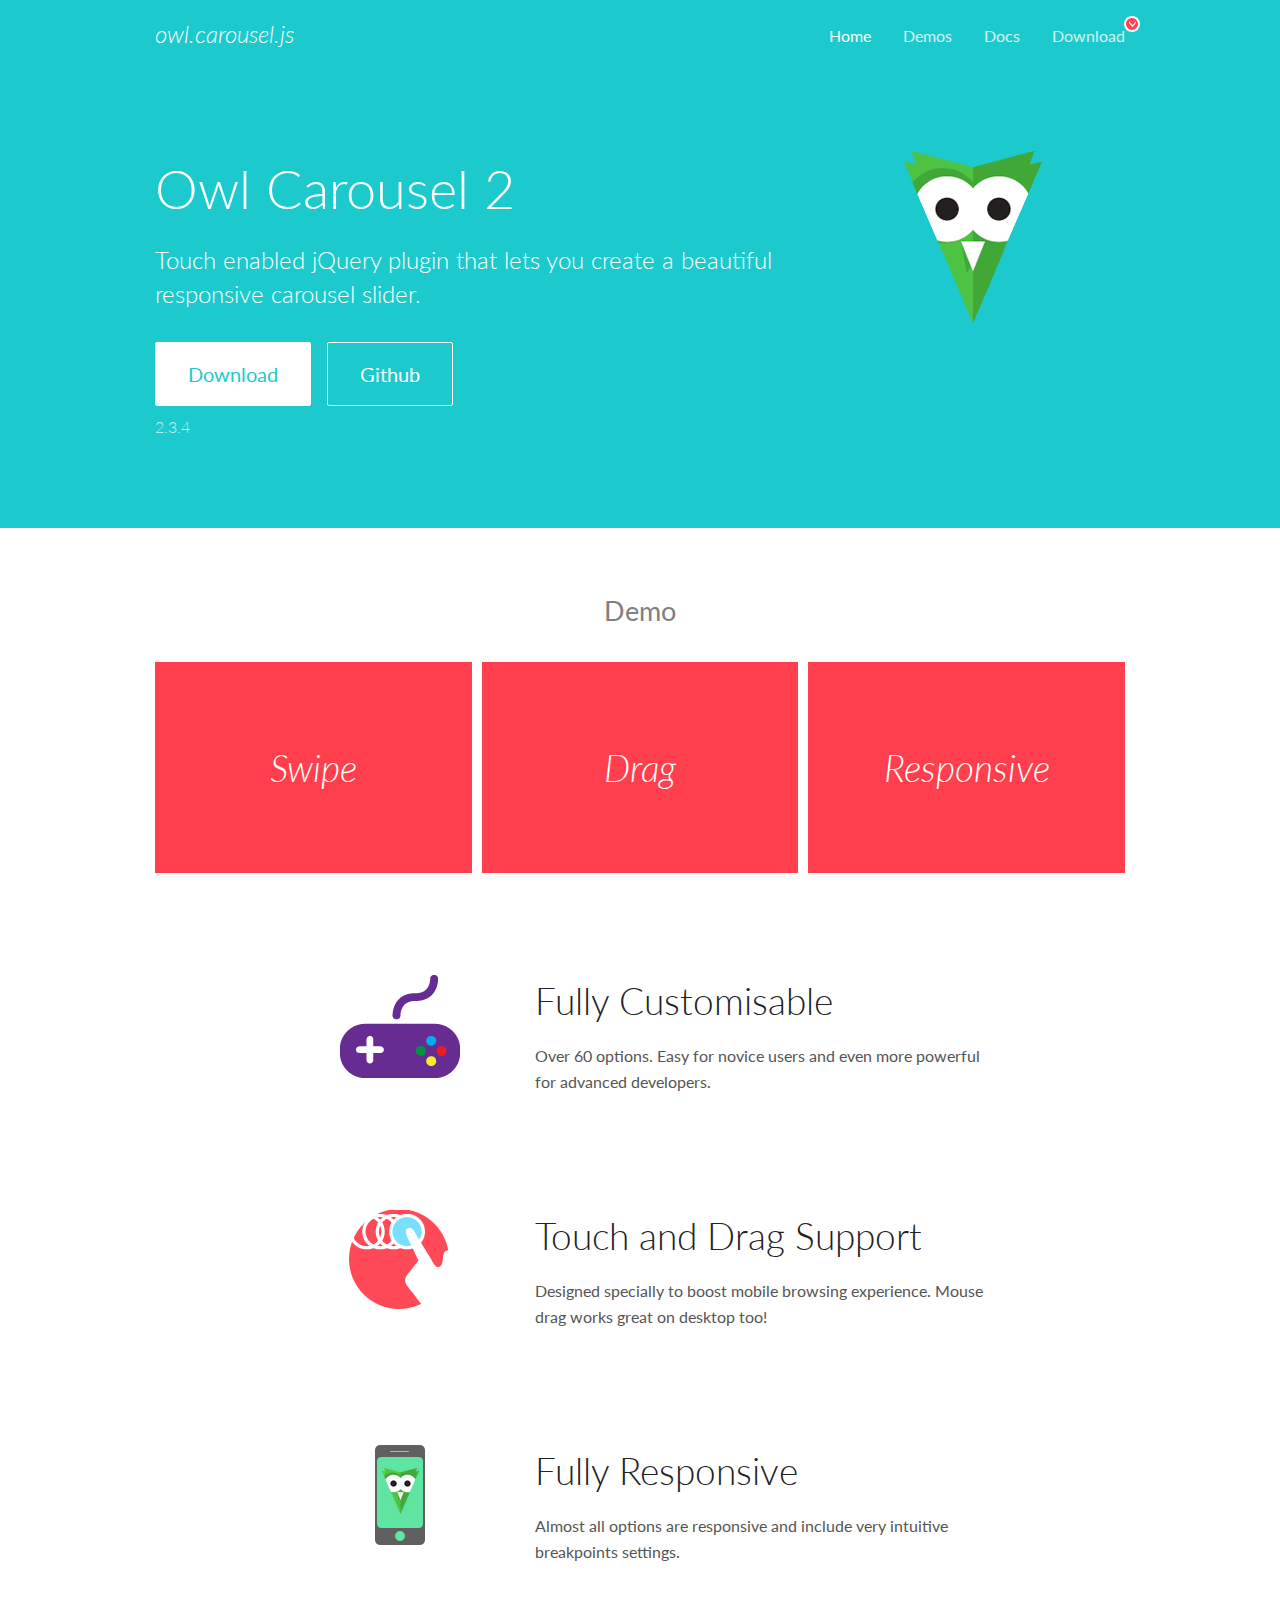
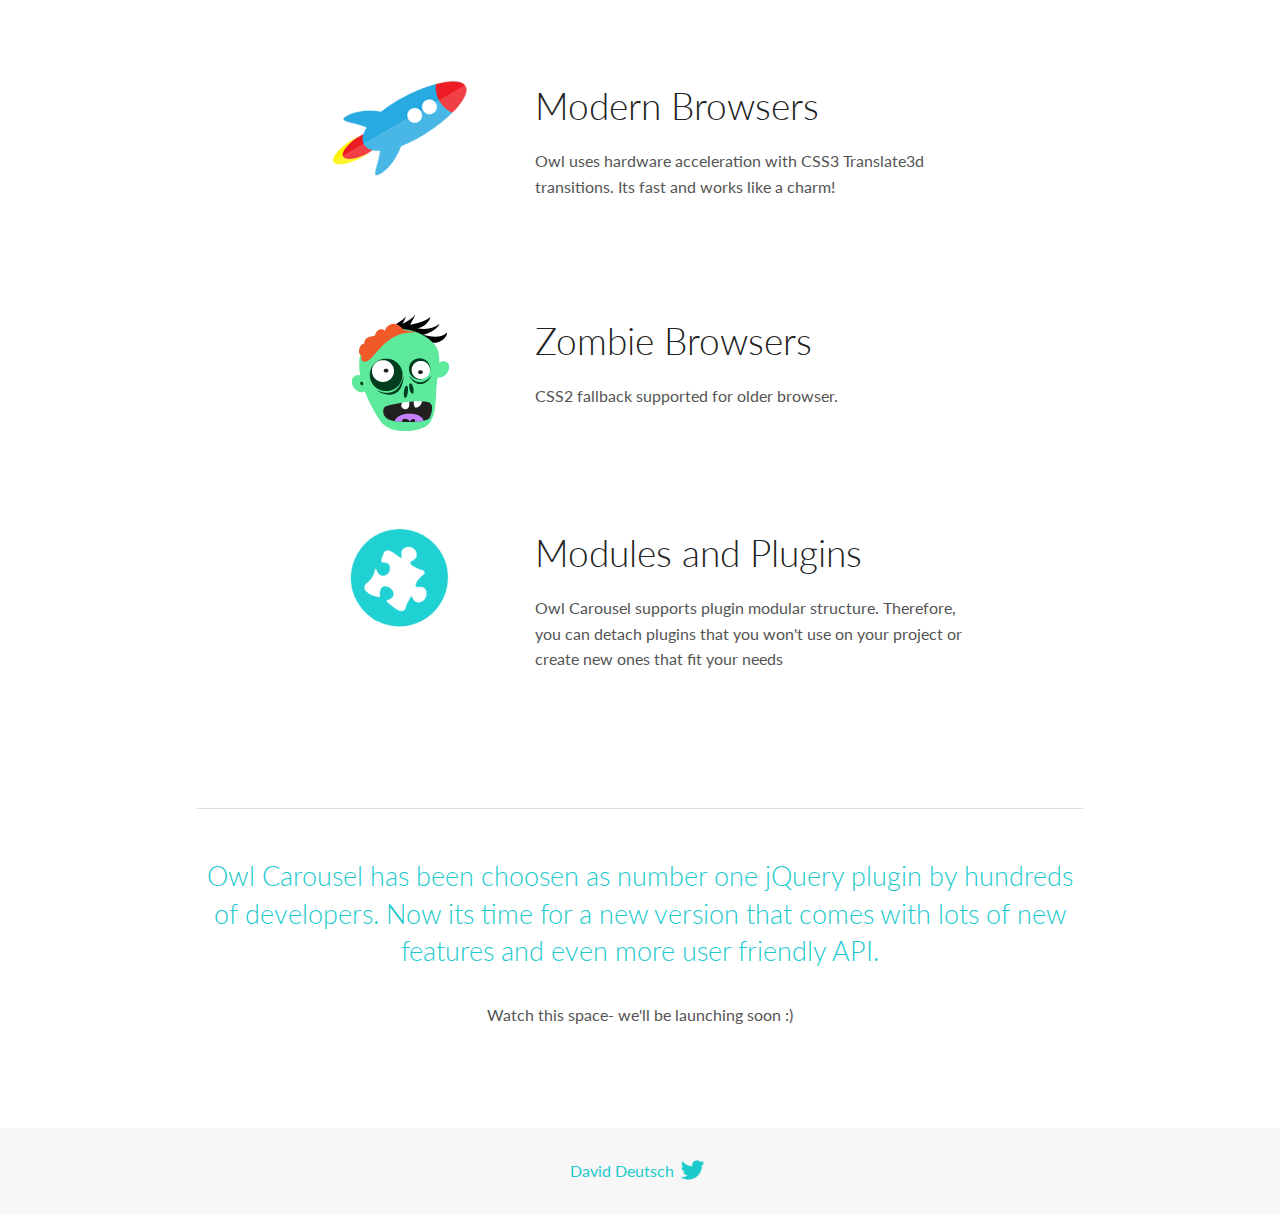
<file: books/static/assets/owlcarousel/docs/index.html>
<!DOCTYPE html>
<html lang="en">
  <head>

    <!-- head -->
    <meta charset="utf-8">
    <meta name="msapplication-tap-highlight" content="no" />
    <meta name="viewport" content="width=device-width, initial-scale=1.0" />
    <meta name="description" content="Touch enabled jQuery plugin that lets you create beautiful responsive carousel slider.">
    <meta name="author" content="David Deutsch">
    <title>
      Home | Owl Carousel | 2.3.4
    </title>

    <!-- Stylesheets -->
    <link href='https://fonts.googleapis.com/css?family=Lato:300,400,700,400italic,300italic' rel='stylesheet' type='text/css'>
    <link rel="stylesheet" href="assets/css/docs.theme.min.css">

    <!-- Owl Stylesheets -->
    <link rel="stylesheet" href="assets/owlcarousel/assets/owl.carousel.min.css">
    <link rel="stylesheet" href="assets/owlcarousel/assets/owl.theme.default.min.css">

    <!-- HTML5 shim and Respond.js IE8 support of HTML5 elements and media queries -->

    <!--[if lt IE 9]>
      <script src="https://oss.maxcdn.com/libs/html5shiv/3.7.0/html5shiv.js"></script>
      <script src="https://oss.maxcdn.com/libs/respond.js/1.3.0/respond.min.js"></script>
    <![endif]-->

    <!-- Favicons -->
    <link rel="apple-touch-icon-precomposed" sizes="144x144" href="assets/ico/apple-touch-icon-144-precomposed.png">
    <link rel="shortcut icon" href="assets/ico/favicon.png">
    <link rel="shortcut icon" href="favicon.ico">

    <!-- Yeah i know js should not be in header. Its required for demos.-->

    <!-- javascript -->
    <script src="assets/vendors/jquery.min.js"></script>
    <script src="assets/owlcarousel/owl.carousel.js"></script>
  </head>
  <body>

    <!-- header -->
    <header class="header">
      <div class="row">
        <div class="large-12 columns">
          <div class="brand left">
            <h3>
              <a href="/OwlCarousel2/">owl.carousel.js</a> 
            </h3>
          </div>
          <a id="toggle-nav" class="right">
            <span></span> <span></span> <span></span> 
          </a> 
          <div class="nav-bar">
            <ul class="clearfix">
              <li class="active">
                <a href="/OwlCarousel2/index.html">Home</a> 
              </li>
              <li> <a href="/OwlCarousel2/demos/demos.html">Demos</a>  </li>
              <li> <a href="/OwlCarousel2/docs/started-welcome.html">Docs</a>  </li>
              <li>
                <a href="https://github.com/OwlCarousel2/OwlCarousel2/archive/2.3.4.zip">Download</a> 
                <span class="download"></span> 
              </li>
            </ul>
          </div>
        </div>
      </div>
    </header>

    <!-- home panel -->
    <section id="hero">
      <div class="row">
        <div class="large-8 medium-8 columns">
          <h1>Owl Carousel 2</h1>
          <h4>Touch enabled jQuery plugin that lets you create a beautiful responsive carousel slider.</h4>
          <a href="https://github.com/OwlCarousel2/OwlCarousel2/archive/2.3.4.zip" class="hero-button">Download</a> 
          <a href="https://github.com/OwlCarousel2/OwlCarousel2" class="hero-button outline">Github</a> 
          <p>2.3.4</p>
        </div>
        <div class="large-4 medium-4 columns">
          <img class="owl-logo" src="assets/img/owl-logo.png" alt="mr. Owl">
        </div>
      </div>
    </section>

    <!-- body -->
    <div class="home-demo">
      <div class="row">
        <div class="large-12 columns">
          <h3>Demo</h3>
          <div class="owl-carousel">
            <div class="item">
              <h2>Swipe</h2>
            </div>
            <div class="item">
              <h2>Drag</h2>
            </div>
            <div class="item">
              <h2>Responsive</h2>
            </div>
            <div class="item">
              <h2>CSS3</h2>
            </div>
            <div class="item">
              <h2>Fast</h2>
            </div>
            <div class="item">
              <h2>Easy</h2>
            </div>
            <div class="item">
              <h2>Free</h2>
            </div>
            <div class="item">
              <h2>Upgradable</h2>
            </div>
            <div class="item">
              <h2>Tons of options</h2>
            </div>
            <div class="item">
              <h2>Infinity</h2>
            </div>
            <div class="item">
              <h2>Auto Width</h2>
            </div>
          </div>
        </div>
      </div>
    </div>
    <script>
      var owl = $('.owl-carousel');
      owl.owlCarousel({
        margin: 10,
        loop: true,
        responsive: {
          0: {
            items: 1
          },
          600: {
            items: 2
          },
          1000: {
            items: 3
          }
        }
      })
    </script>

    <!-- features -->
    <div id="features">
      <div class="row">
        <div class="small-12 medium-9 small-centered columns">
          <section class="row feature">
            <div class="medium-4 small-12 columns">
              <img src="assets/img/feature-options.png" alt="">
            </div>
            <div class="medium-8 small-12 columns">
              <h2>Fully Customisable</h2>
              <p>Over 60 options. Easy for novice users and even more powerful for advanced developers.</p>
            </div>
          </section>
          <section class="row feature">
            <div class="medium-4 small-12 columns">
              <img src="assets/img/feature-drag.png" alt="">
            </div>
            <div class="medium-8 small-12 columns">
              <h2>Touch and Drag Support</h2>
              <p>Designed specially to boost mobile browsing experience. Mouse drag works great on desktop too!</p>
            </div>
          </section>
          <section class="row feature">
            <div class="medium-4 small-12 columns">
              <img src="assets/img/feature-responsive.png" alt="">
            </div>
            <div class="medium-8 small-12 columns">
              <h2>Fully Responsive</h2>
              <p>Almost all options are responsive and include very intuitive breakpoints settings.</p>
            </div>
          </section>
          <section class="row feature">
            <div class="medium-4 small-12 columns">
              <img src="assets/img/feature-modern.png" alt="">
            </div>
            <div class="medium-8 small-12 columns">
              <h2>Modern Browsers</h2>
              <p>Owl uses hardware acceleration with CSS3 Translate3d transitions. Its fast and works like a charm! </p>
            </div>
          </section>
          <section class="row feature">
            <div class="medium-4 small-12 columns">
              <img src="assets/img/feature-zombie.png" alt="">
            </div>
            <div class="medium-8 small-12 columns">
              <h2>Zombie Browsers</h2>
              <p>CSS2 fallback supported for older browser.</p>
            </div>
          </section>
          <section class="row feature">
            <div class="medium-4 small-12 columns">
              <img src="assets/img/feature-module.png" alt="">
            </div>
            <div class="medium-8 small-12 columns">
              <h2>Modules and Plugins</h2>
              <p>Owl Carousel supports plugin modular structure. Therefore, you can detach plugins that you won&#x27;t use on your project or create new ones that fit your needs</p>
            </div>
          </section>
        </div>
      </div>
    </div>

    <!-- footer -->
    <section id="teaser-text">
      <div class="row">
        <div class="small-12 medium-11 small-centered columns">
          <hr>
          <h3 id="owl-carousel-has-been-choosen-as-number-one-jquery-plugin-by-hundreds-of-developers-now-its-time-for-a-new-version-that-comes-with-lots-of-new-features-and-even-more-user-friendly-api-">Owl Carousel has been choosen as number one jQuery plugin by hundreds of developers. Now its time for a new version that comes with lots of new features and even more user friendly API.</h3>
          <p>Watch this space- we&#39;ll be launching soon :)</p>
        </div>
      </div>
    </section>

    <!-- footer -->
    <footer class="footer">
      <div class="row">
        <div class="large-12 columns">
          <h5>
            <a href="/OwlCarousel2/docs/support-contact.html">David Deutsch</a> 
            <a id="custom-tweet-button" href="https://twitter.com/share?url=https://github.com/OwlCarousel2/OwlCarousel2&text=Owl Carousel - This is so awesome! " target="_blank"></a> 
          </h5>
        </div>
      </div>
    </footer>

    <!-- vendors -->
    <script src="assets/vendors/highlight.js"></script>
    <script src="assets/js/app.js"></script>
  </body>
</html>
</file>
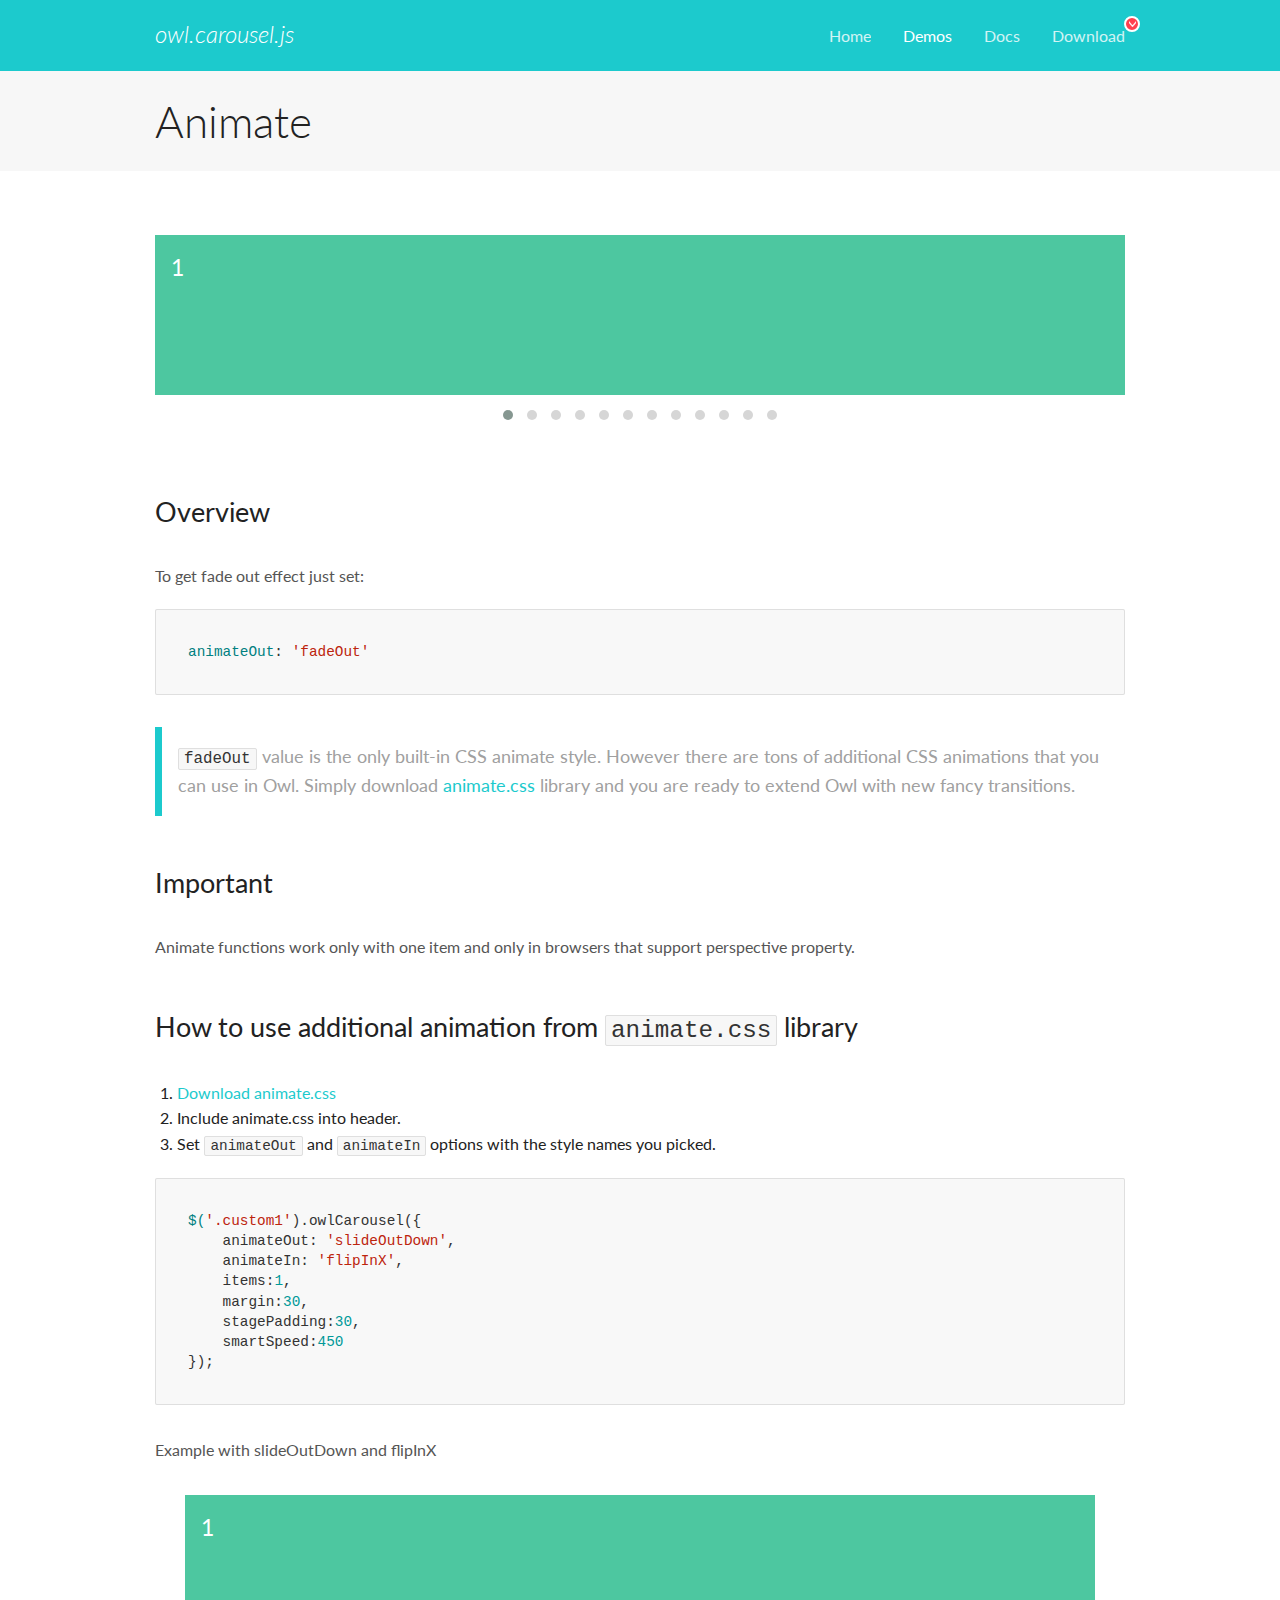
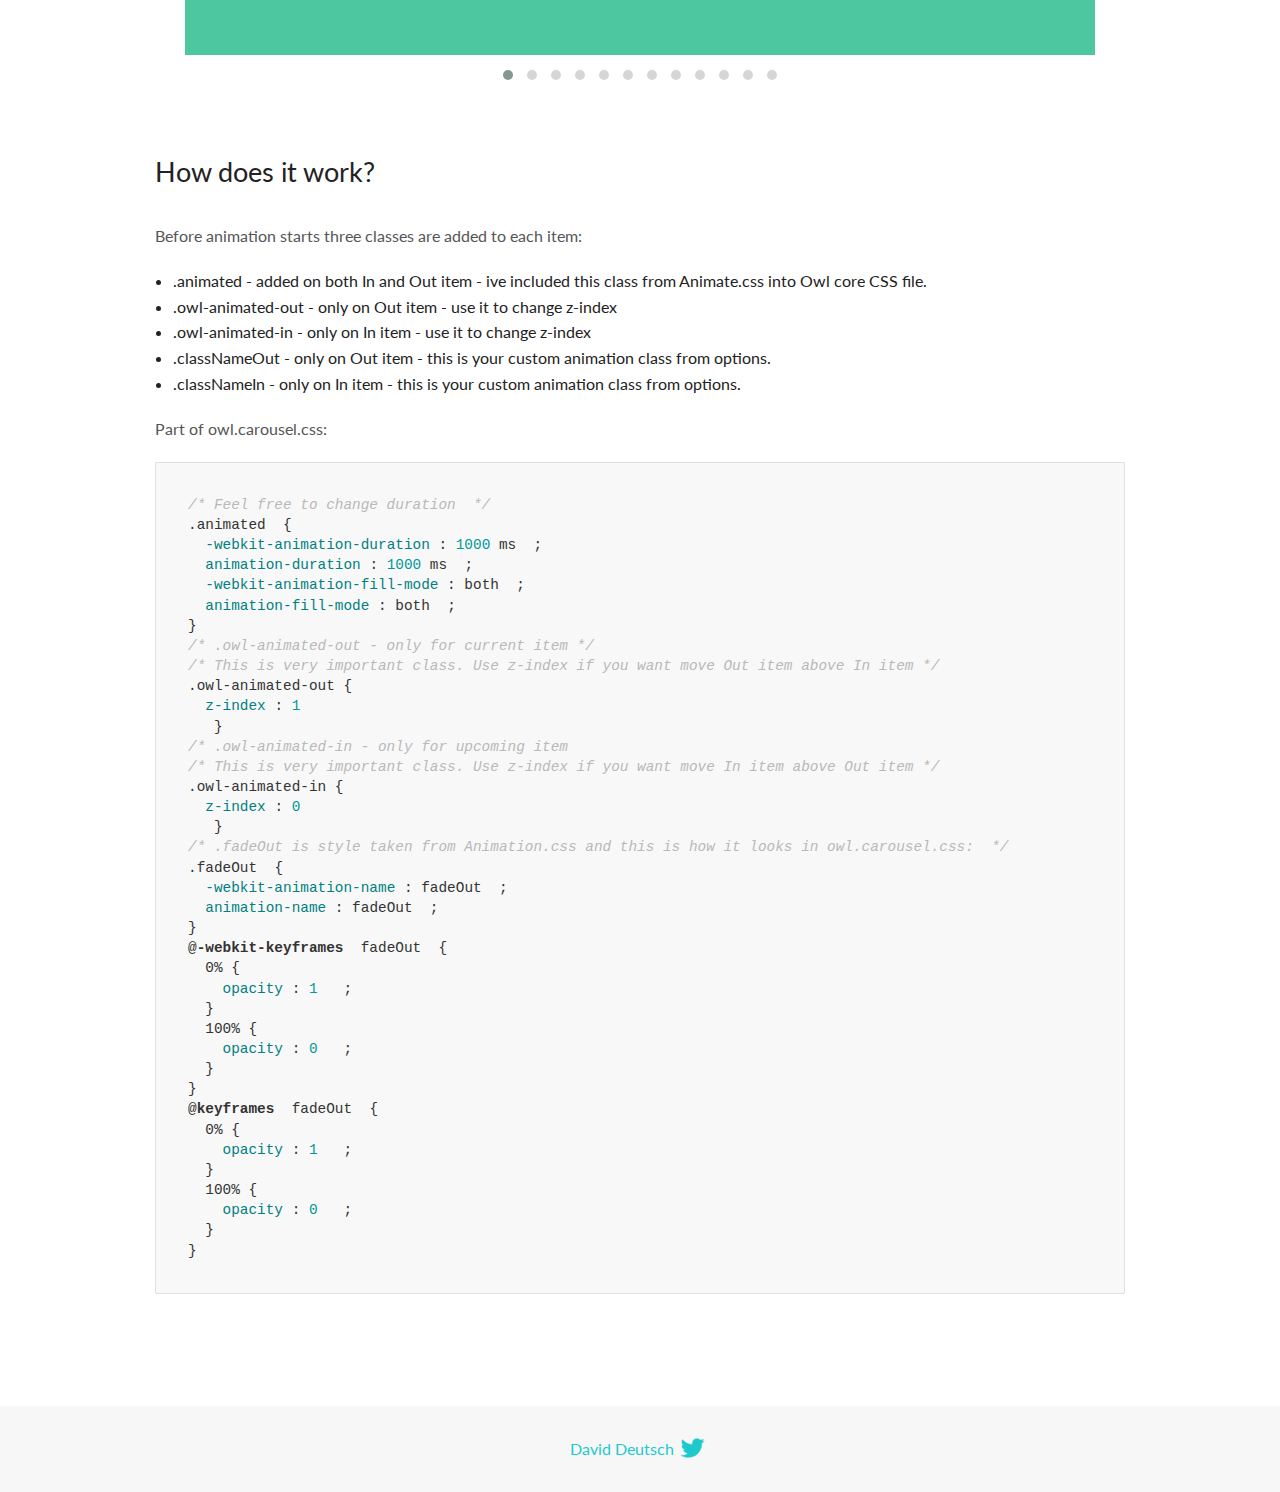
<file: books/static/assets/owlcarousel/docs/demos/animate.html>
<!DOCTYPE html>
<html lang="en">
  <head>

    <!-- head -->
    <meta charset="utf-8">
    <meta name="msapplication-tap-highlight" content="no" />
    <meta name="viewport" content="width=device-width, initial-scale=1.0" />
    <meta name="description" content="Animate carousel">
    <meta name="author" content="David Deutsch">
    <title>
      Animate Demo | Owl Carousel | 2.3.4
    </title>

    <!-- Stylesheets -->
    <link href='https://fonts.googleapis.com/css?family=Lato:300,400,700,400italic,300italic' rel='stylesheet' type='text/css'>
    <link rel="stylesheet" href="../assets/css/docs.theme.min.css">

    <!-- Owl Stylesheets -->
    <link rel="stylesheet" href="../assets/owlcarousel/assets/owl.carousel.min.css">
    <link rel="stylesheet" href="../assets/owlcarousel/assets/owl.theme.default.min.css">

    <!-- HTML5 shim and Respond.js IE8 support of HTML5 elements and media queries -->

    <!--[if lt IE 9]>
      <script src="https://oss.maxcdn.com/libs/html5shiv/3.7.0/html5shiv.js"></script>
      <script src="https://oss.maxcdn.com/libs/respond.js/1.3.0/respond.min.js"></script>
    <![endif]-->

    <!-- Favicons -->
    <link rel="apple-touch-icon-precomposed" sizes="144x144" href="../assets/ico/apple-touch-icon-144-precomposed.png">
    <link rel="shortcut icon" href="../assets/ico/favicon.png">
    <link rel="shortcut icon" href="favicon.ico">

    <!-- Yeah i know js should not be in header. Its required for demos.-->

    <!-- javascript -->
    <script src="../assets/vendors/jquery.min.js"></script>
    <script src="../assets/owlcarousel/owl.carousel.js"></script>
  </head>
  <body>

    <!-- header -->
    <header class="header">
      <div class="row">
        <div class="large-12 columns">
          <div class="brand left">
            <h3>
              <a href="/OwlCarousel2/">owl.carousel.js</a> 
            </h3>
          </div>
          <a id="toggle-nav" class="right">
            <span></span> <span></span> <span></span> 
          </a> 
          <div class="nav-bar">
            <ul class="clearfix">
              <li> <a href="/OwlCarousel2/index.html">Home</a>  </li>
              <li class="active">
                <a href="/OwlCarousel2/demos/demos.html">Demos</a> 
              </li>
              <li> <a href="/OwlCarousel2/docs/started-welcome.html">Docs</a>  </li>
              <li>
                <a href="https://github.com/OwlCarousel2/OwlCarousel2/archive/2.3.4.zip">Download</a> 
                <span class="download"></span> 
              </li>
            </ul>
          </div>
        </div>
      </div>
    </header>

    <!-- title -->
    <section class="title">
      <div class="row">
        <div class="large-12 columns">
          <h1>Animate</h1>
        </div>
      </div>
    </section>

    <!--  Demos -->
    <section id="demos">
      <div class="row">
        <div class="large-12 columns">
          <div class="fadeOut owl-carousel owl-theme">
            <div class="item">
              <h4>1</h4>
            </div>
            <div class="item">
              <h4>2</h4>
            </div>
            <div class="item">
              <h4>3</h4>
            </div>
            <div class="item">
              <h4>4</h4>
            </div>
            <div class="item">
              <h4>5</h4>
            </div>
            <div class="item">
              <h4>6</h4>
            </div>
            <div class="item">
              <h4>7</h4>
            </div>
            <div class="item">
              <h4>8</h4>
            </div>
            <div class="item">
              <h4>9</h4>
            </div>
            <div class="item">
              <h4>10</h4>
            </div>
            <div class="item">
              <h4>11</h4>
            </div>
            <div class="item">
              <h4>12</h4>
            </div>
          </div>
          <h3 id="overview">Overview</h3>
          <p>To get fade out effect just set:</p>
          <pre><code>animateOut: &#39;fadeOut&#39;</code></pre>
          <blockquote>
            <p><code>fadeOut</code> value is the only built-in CSS animate style. However there are tons of additional CSS animations that you can use in Owl. Simply download
              <a href="https://daneden.github.io/animate.css/">animate.css</a>  library and you are ready to extend Owl with new fancy transitions.</p>
          </blockquote>
          <h3 id="important">Important</h3>
          <p>Animate functions work only with one item and only in browsers that support perspective property.</p>
          <h3 id="how-to-use-additional-animation-from-animate-css-library">How to use additional animation from <code>animate.css</code> library</h3>
          <ol>
            <li> <a href="https://daneden.github.io/animate.css/">Download animate.css</a>  </li>
            <li>Include animate.css into header.</li>
            <li>Set <code>animateOut</code> and <code>animateIn</code> options with the style names you picked.</li>
          </ol>
          <pre><code>$(&#39;.custom1&#39;).owlCarousel({
    animateOut: &#39;slideOutDown&#39;,
    animateIn: &#39;flipInX&#39;,
    items:1,
    margin:30,
    stagePadding:30,
    smartSpeed:450
});</code></pre>
          <p>Example with slideOutDown and flipInX</p>
          <div class="custom1 owl-carousel owl-theme">
            <div class="item">
              <h4>1</h4>
            </div>
            <div class="item">
              <h4>2</h4>
            </div>
            <div class="item">
              <h4>3</h4>
            </div>
            <div class="item">
              <h4>4</h4>
            </div>
            <div class="item">
              <h4>5</h4>
            </div>
            <div class="item">
              <h4>6</h4>
            </div>
            <div class="item">
              <h4>7</h4>
            </div>
            <div class="item">
              <h4>8</h4>
            </div>
            <div class="item">
              <h4>9</h4>
            </div>
            <div class="item">
              <h4>10</h4>
            </div>
            <div class="item">
              <h4>11</h4>
            </div>
            <div class="item">
              <h4>12</h4>
            </div>
          </div>
          <h3 id="how-does-it-work-">How does it work?</h3>
          <p>Before animation starts three classes are added to each item:</p>
          <ul>
            <li>.animated - added on both In and Out item - ive included this class from Animate.css into Owl core CSS file.</li>
            <li>.owl-animated-out - only on Out item - use it to change z-index</li>
            <li>.owl-animated-in - only on In item - use it to change z-index</li>
            <li>.classNameOut - only on Out item - this is your custom animation class from options.</li>
            <li>.classNameIn - only on In item - this is your custom animation class from options.</li>
          </ul>
          <p>Part of owl.carousel.css:</p>
          <pre><code class="language-css"><span class="comment">/* Feel free to change duration  */</span> 
<span class="class">.animated</span>  <span class="rules">{
  <span class="rule"><span class="attribute">-webkit-animation-duration</span> :<span class="value"> <span class="number">1000</span> ms</span> </span> ;
  <span class="rule"><span class="attribute">animation-duration</span> :<span class="value"> <span class="number">1000</span> ms</span> </span> ;
  <span class="rule"><span class="attribute">-webkit-animation-fill-mode</span> :<span class="value"> both</span> </span> ;
  <span class="rule"><span class="attribute">animation-fill-mode</span> :<span class="value"> both</span> </span> ;
<span class="rule">}</span> </span> 
<span class="comment">/* .owl-animated-out - only for current item */</span> 
<span class="comment">/* This is very important class. Use z-index if you want move Out item above In item */</span> 
<span class="class">.owl-animated-out</span> <span class="rules">{
  <span class="rule"><span class="attribute">z-index</span> :<span class="value"> <span class="number">1</span> 
</span> </span> </span> }
<span class="comment">/* .owl-animated-in - only for upcoming item
/* This is very important class. Use z-index if you want move In item above Out item */</span> 
<span class="class">.owl-animated-in</span> <span class="rules">{
  <span class="rule"><span class="attribute">z-index</span> :<span class="value"> <span class="number">0</span> 
</span> </span> </span> }
<span class="comment">/* .fadeOut is style taken from Animation.css and this is how it looks in owl.carousel.css:  */</span> 
<span class="class">.fadeOut</span>  <span class="rules">{
  <span class="rule"><span class="attribute">-webkit-animation-name</span> :<span class="value"> fadeOut</span> </span> ;
  <span class="rule"><span class="attribute">animation-name</span> :<span class="value"> fadeOut</span> </span> ;
<span class="rule">}</span> </span> 
<span class="at_rule">@<span class="keyword">-webkit-keyframes</span>  fadeOut </span> {
  0% <span class="rules">{
    <span class="rule"><span class="attribute">opacity</span> :<span class="value"> <span class="number">1</span> </span> </span> ;
  <span class="rule">}</span> </span> 
  100% <span class="rules">{
    <span class="rule"><span class="attribute">opacity</span> :<span class="value"> <span class="number">0</span> </span> </span> ;
  <span class="rule">}</span> </span> 
}
<span class="at_rule">@<span class="keyword">keyframes</span>  fadeOut </span> {
  0% <span class="rules">{
    <span class="rule"><span class="attribute">opacity</span> :<span class="value"> <span class="number">1</span> </span> </span> ;
  <span class="rule">}</span> </span> 
  100% <span class="rules">{
    <span class="rule"><span class="attribute">opacity</span> :<span class="value"> <span class="number">0</span> </span> </span> ;
  <span class="rule">}</span> </span> 
}</code></pre>
          <link rel="stylesheet" href="../assets/css/animate.css">
          <script>
            jQuery(document).ready(function($) {
              $('.fadeOut').owlCarousel({
                items: 1,
                animateOut: 'fadeOut',
                loop: true,
                margin: 10,
              });
              $('.custom1').owlCarousel({
                animateOut: 'slideOutDown',
                animateIn: 'flipInX',
                items: 1,
                margin: 30,
                stagePadding: 30,
                smartSpeed: 450
              });
            });
          </script>
        </div>
      </div>
    </section>

    <!-- footer -->
    <footer class="footer">
      <div class="row">
        <div class="large-12 columns">
          <h5>
            <a href="/OwlCarousel2/docs/support-contact.html">David Deutsch</a> 
            <a id="custom-tweet-button" href="https://twitter.com/share?url=https://github.com/OwlCarousel2/OwlCarousel2&text=Owl Carousel - This is so awesome! " target="_blank"></a> 
          </h5>
        </div>
      </div>
    </footer>

    <!-- vendors -->
    <script src="../assets/vendors/highlight.js"></script>
    <script src="../assets/js/app.js"></script>
  </body>
</html>
</file>
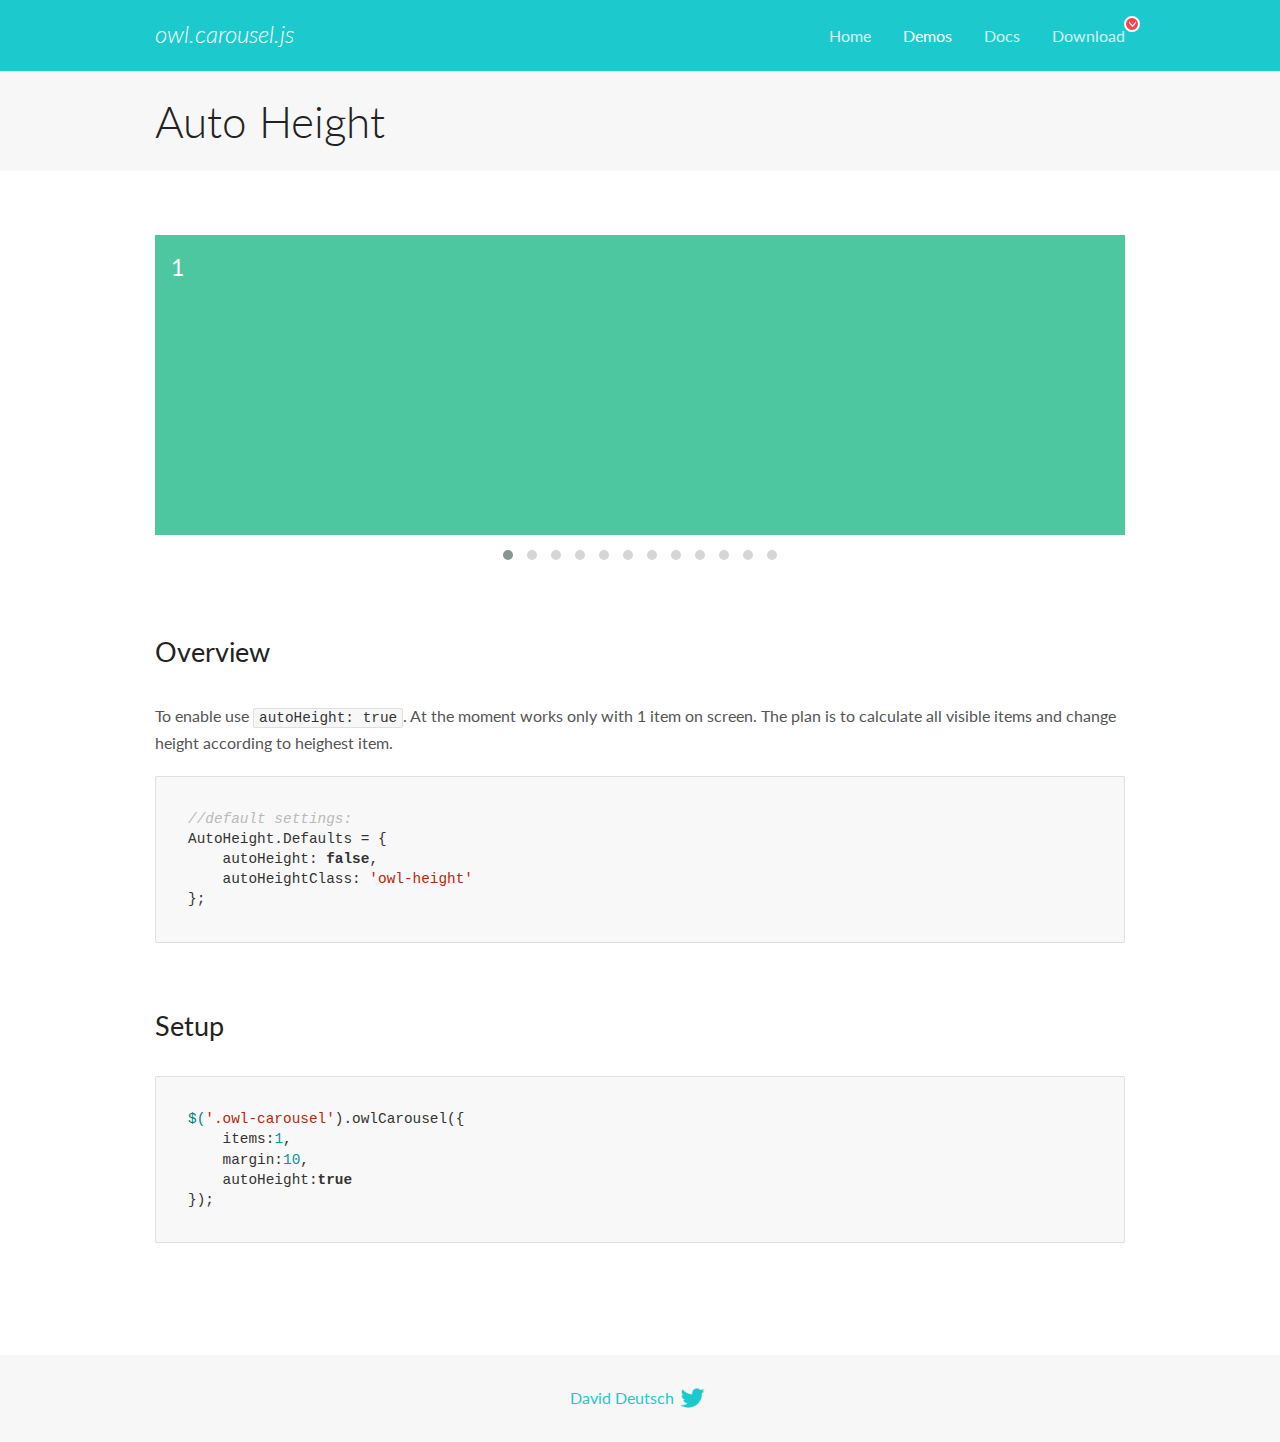
<file: books/static/assets/owlcarousel/docs/demos/autoheight.html>
<!DOCTYPE html>
<html lang="en">
  <head>

    <!-- head -->
    <meta charset="utf-8">
    <meta name="msapplication-tap-highlight" content="no" />
    <meta name="viewport" content="width=device-width, initial-scale=1.0" />
    <meta name="description" content="autoHeight usage demo">
    <meta name="author" content="David Deutsch">
    <title>
      Auto Height Demo | Owl Carousel | 2.3.4
    </title>

    <!-- Stylesheets -->
    <link href='https://fonts.googleapis.com/css?family=Lato:300,400,700,400italic,300italic' rel='stylesheet' type='text/css'>
    <link rel="stylesheet" href="../assets/css/docs.theme.min.css">

    <!-- Owl Stylesheets -->
    <link rel="stylesheet" href="../assets/owlcarousel/assets/owl.carousel.min.css">
    <link rel="stylesheet" href="../assets/owlcarousel/assets/owl.theme.default.min.css">

    <!-- HTML5 shim and Respond.js IE8 support of HTML5 elements and media queries -->

    <!--[if lt IE 9]>
      <script src="https://oss.maxcdn.com/libs/html5shiv/3.7.0/html5shiv.js"></script>
      <script src="https://oss.maxcdn.com/libs/respond.js/1.3.0/respond.min.js"></script>
    <![endif]-->

    <!-- Favicons -->
    <link rel="apple-touch-icon-precomposed" sizes="144x144" href="../assets/ico/apple-touch-icon-144-precomposed.png">
    <link rel="shortcut icon" href="../assets/ico/favicon.png">
    <link rel="shortcut icon" href="favicon.ico">

    <!-- Yeah i know js should not be in header. Its required for demos.-->

    <!-- javascript -->
    <script src="../assets/vendors/jquery.min.js"></script>
    <script src="../assets/owlcarousel/owl.carousel.js"></script>
  </head>
  <body>

    <!-- header -->
    <header class="header">
      <div class="row">
        <div class="large-12 columns">
          <div class="brand left">
            <h3>
              <a href="/OwlCarousel2/">owl.carousel.js</a> 
            </h3>
          </div>
          <a id="toggle-nav" class="right">
            <span></span> <span></span> <span></span> 
          </a> 
          <div class="nav-bar">
            <ul class="clearfix">
              <li> <a href="/OwlCarousel2/index.html">Home</a>  </li>
              <li class="active">
                <a href="/OwlCarousel2/demos/demos.html">Demos</a> 
              </li>
              <li> <a href="/OwlCarousel2/docs/started-welcome.html">Docs</a>  </li>
              <li>
                <a href="https://github.com/OwlCarousel2/OwlCarousel2/archive/2.3.4.zip">Download</a> 
                <span class="download"></span> 
              </li>
            </ul>
          </div>
        </div>
      </div>
    </header>

    <!-- title -->
    <section class="title">
      <div class="row">
        <div class="large-12 columns">
          <h1>Auto Height</h1>
        </div>
      </div>
    </section>

    <!--  Demos -->
    <section id="demos">
      <div class="row">
        <div class="large-12 columns">
          <div class="owl-carousel owl-theme">
            <div class="item" style="height:300px">
              <h4>1</h4>
            </div>
            <div class="item" style="height:100px">
              <h4>2</h4>
            </div>
            <div class="item" style="height:500px">
              <h4>3</h4>
            </div>
            <div class="item" style="height:250px">
              <h4>4</h4>
            </div>
            <div class="item" style="height:400px">
              <h4>5</h4>
            </div>
            <div class="item" style="height:500px">
              <h4>6</h4>
            </div>
            <div class="item" style="height:600px">
              <h4>7</h4>
            </div>
            <div class="item" style="height:400px">
              <h4>8</h4>
            </div>
            <div class="item" style="height:300px">
              <h4>9</h4>
            </div>
            <div class="item" style="height:350px">
              <h4>10</h4>
            </div>
            <div class="item" style="height:200px">
              <h4>11</h4>
            </div>
            <div class="item" style="height:150px">
              <h4>12</h4>
            </div>
          </div>
          <h3 id="overview">Overview</h3>
          <p>To enable use <code>autoHeight: true</code>. At the moment works only with 1 item on screen. The plan is to calculate all visible items and change height according to heighest item.</p>
          <pre><code>//default settings:
AutoHeight.Defaults = {
    autoHeight: false,
    autoHeightClass: &#39;owl-height&#39;
};</code></pre>
          <h3 id="setup">Setup</h3>
          <pre><code>$(&#39;.owl-carousel&#39;).owlCarousel({
    items:1,
    margin:10,
    autoHeight:true
});</code></pre>
          <script>
            $(document).ready(function() {
              $('.owl-carousel').owlCarousel({
                items: 1,
                margin: 10,
                autoHeight: true
              });
            })
          </script>
        </div>
      </div>
    </section>

    <!-- footer -->
    <footer class="footer">
      <div class="row">
        <div class="large-12 columns">
          <h5>
            <a href="/OwlCarousel2/docs/support-contact.html">David Deutsch</a> 
            <a id="custom-tweet-button" href="https://twitter.com/share?url=https://github.com/OwlCarousel2/OwlCarousel2&text=Owl Carousel - This is so awesome! " target="_blank"></a> 
          </h5>
        </div>
      </div>
    </footer>

    <!-- vendors -->
    <script src="../assets/vendors/highlight.js"></script>
    <script src="../assets/js/app.js"></script>
  </body>
</html>
</file>
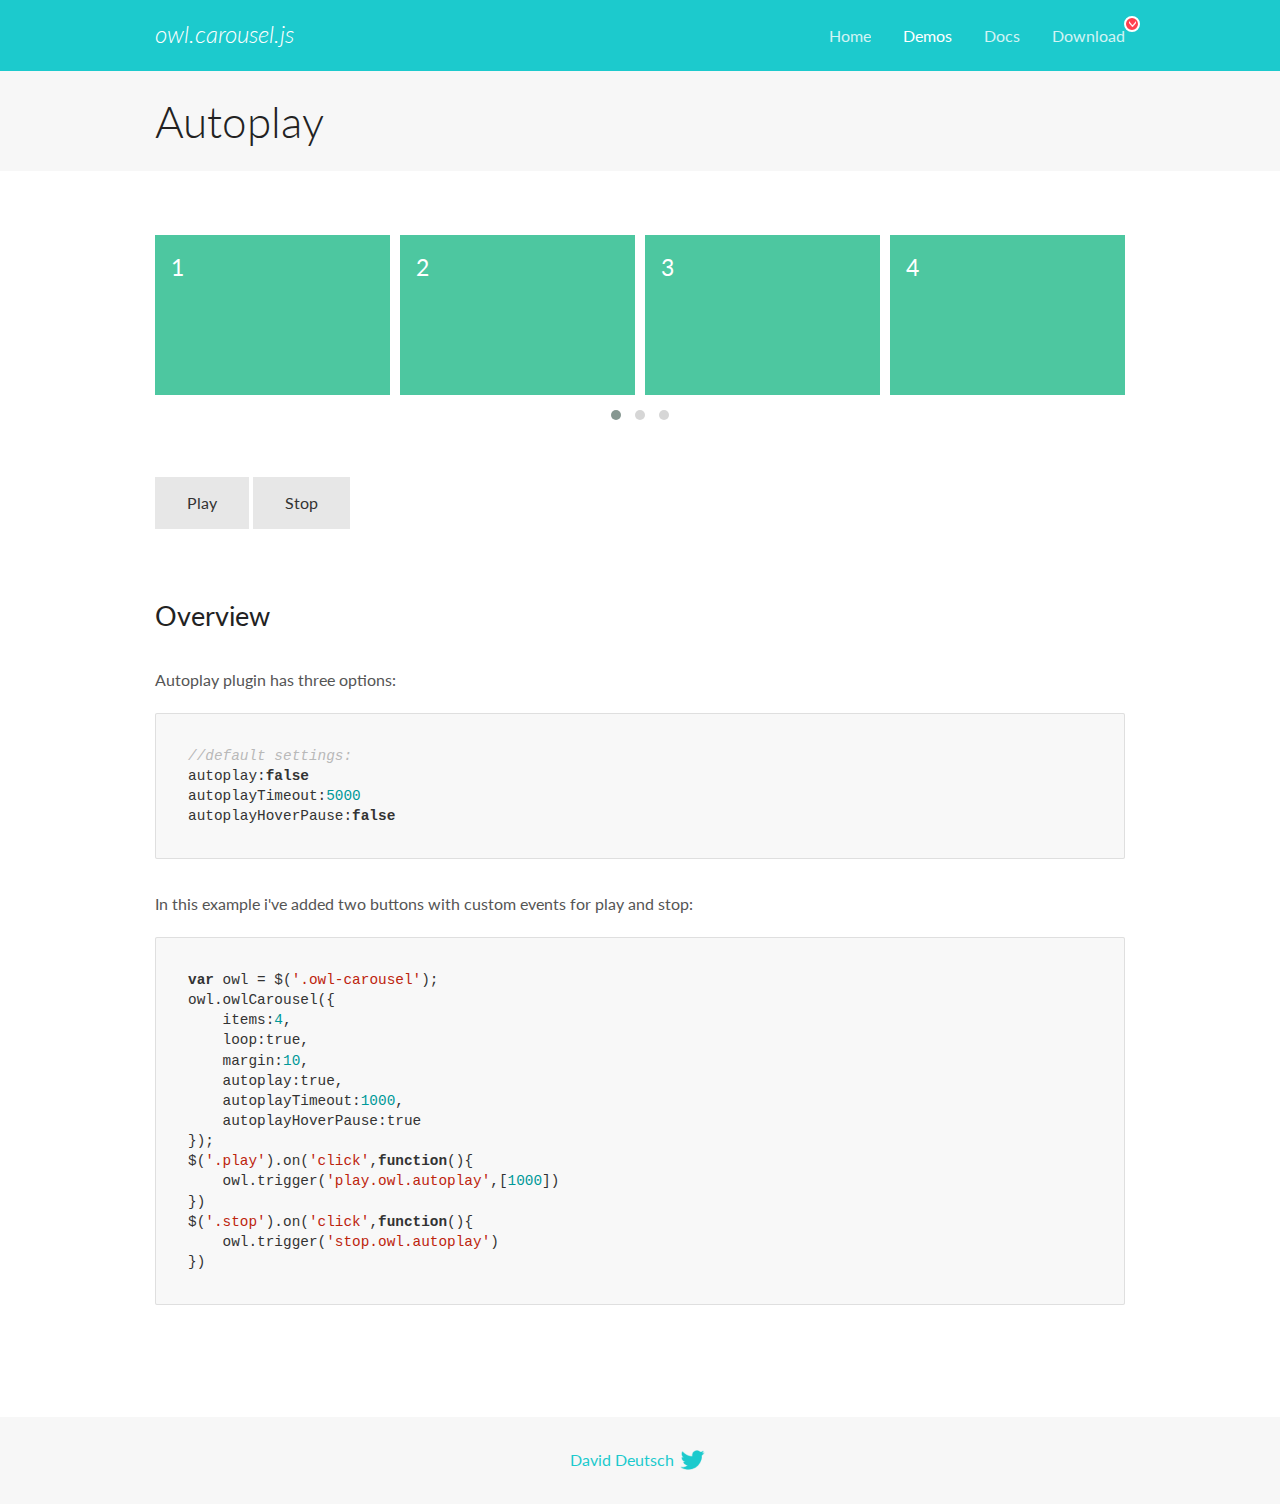
<file: books/static/assets/owlcarousel/docs/demos/autoplay.html>
<!DOCTYPE html>
<html lang="en">
  <head>

    <!-- head -->
    <meta charset="utf-8">
    <meta name="msapplication-tap-highlight" content="no" />
    <meta name="viewport" content="width=device-width, initial-scale=1.0" />
    <meta name="description" content="Autoplay usage demo">
    <meta name="author" content="David Deutsch">
    <title>
      Autoplay Demo | Owl Carousel | 2.3.4
    </title>

    <!-- Stylesheets -->
    <link href='https://fonts.googleapis.com/css?family=Lato:300,400,700,400italic,300italic' rel='stylesheet' type='text/css'>
    <link rel="stylesheet" href="../assets/css/docs.theme.min.css">

    <!-- Owl Stylesheets -->
    <link rel="stylesheet" href="../assets/owlcarousel/assets/owl.carousel.min.css">
    <link rel="stylesheet" href="../assets/owlcarousel/assets/owl.theme.default.min.css">

    <!-- HTML5 shim and Respond.js IE8 support of HTML5 elements and media queries -->

    <!--[if lt IE 9]>
      <script src="https://oss.maxcdn.com/libs/html5shiv/3.7.0/html5shiv.js"></script>
      <script src="https://oss.maxcdn.com/libs/respond.js/1.3.0/respond.min.js"></script>
    <![endif]-->

    <!-- Favicons -->
    <link rel="apple-touch-icon-precomposed" sizes="144x144" href="../assets/ico/apple-touch-icon-144-precomposed.png">
    <link rel="shortcut icon" href="../assets/ico/favicon.png">
    <link rel="shortcut icon" href="favicon.ico">

    <!-- Yeah i know js should not be in header. Its required for demos.-->

    <!-- javascript -->
    <script src="../assets/vendors/jquery.min.js"></script>
    <script src="../assets/owlcarousel/owl.carousel.js"></script>
  </head>
  <body>

    <!-- header -->
    <header class="header">
      <div class="row">
        <div class="large-12 columns">
          <div class="brand left">
            <h3>
              <a href="/OwlCarousel2/">owl.carousel.js</a> 
            </h3>
          </div>
          <a id="toggle-nav" class="right">
            <span></span> <span></span> <span></span> 
          </a> 
          <div class="nav-bar">
            <ul class="clearfix">
              <li> <a href="/OwlCarousel2/index.html">Home</a>  </li>
              <li class="active">
                <a href="/OwlCarousel2/demos/demos.html">Demos</a> 
              </li>
              <li> <a href="/OwlCarousel2/docs/started-welcome.html">Docs</a>  </li>
              <li>
                <a href="https://github.com/OwlCarousel2/OwlCarousel2/archive/2.3.4.zip">Download</a> 
                <span class="download"></span> 
              </li>
            </ul>
          </div>
        </div>
      </div>
    </header>

    <!-- title -->
    <section class="title">
      <div class="row">
        <div class="large-12 columns">
          <h1>Autoplay</h1>
        </div>
      </div>
    </section>

    <!--  Demos -->
    <section id="demos">
      <div class="row">
        <div class="large-12 columns">
          <div class="owl-carousel owl-theme">
            <div class="item">
              <h4>1</h4>
            </div>
            <div class="item">
              <h4>2</h4>
            </div>
            <div class="item">
              <h4>3</h4>
            </div>
            <div class="item">
              <h4>4</h4>
            </div>
            <div class="item">
              <h4>5</h4>
            </div>
            <div class="item">
              <h4>6</h4>
            </div>
            <div class="item">
              <h4>7</h4>
            </div>
            <div class="item">
              <h4>8</h4>
            </div>
            <div class="item">
              <h4>9</h4>
            </div>
            <div class="item">
              <h4>10</h4>
            </div>
            <div class="item">
              <h4>11</h4>
            </div>
            <div class="item">
              <h4>12</h4>
            </div>
          </div>
          <a class="button secondary play">Play</a> 
          <a class="button secondary stop">Stop</a> 
          <h3 id="overview">Overview</h3>
          <p>Autoplay plugin has three options:</p>
          <pre><code>//default settings:
autoplay:false
autoplayTimeout:5000
autoplayHoverPause:false</code></pre>
          <p>In this example i&#39;ve added two buttons with custom events for play and stop:</p>
          <pre><code>var owl = $(&#39;.owl-carousel&#39;);
owl.owlCarousel({
    items:4,
    loop:true,
    margin:10,
    autoplay:true,
    autoplayTimeout:1000,
    autoplayHoverPause:true
});
$(&#39;.play&#39;).on(&#39;click&#39;,function(){
    owl.trigger(&#39;play.owl.autoplay&#39;,[1000])
})
$(&#39;.stop&#39;).on(&#39;click&#39;,function(){
    owl.trigger(&#39;stop.owl.autoplay&#39;)
})</code></pre>
          <script>
            $(document).ready(function() {
              var owl = $('.owl-carousel');
              owl.owlCarousel({
                items: 4,
                loop: true,
                margin: 10,
                autoplay: true,
                autoplayTimeout: 1000,
                autoplayHoverPause: true
              });
              $('.play').on('click', function() {
                owl.trigger('play.owl.autoplay', [1000])
              })
              $('.stop').on('click', function() {
                owl.trigger('stop.owl.autoplay')
              })
            })
          </script>
        </div>
      </div>
    </section>

    <!-- footer -->
    <footer class="footer">
      <div class="row">
        <div class="large-12 columns">
          <h5>
            <a href="/OwlCarousel2/docs/support-contact.html">David Deutsch</a> 
            <a id="custom-tweet-button" href="https://twitter.com/share?url=https://github.com/OwlCarousel2/OwlCarousel2&text=Owl Carousel - This is so awesome! " target="_blank"></a> 
          </h5>
        </div>
      </div>
    </footer>

    <!-- vendors -->
    <script src="../assets/vendors/highlight.js"></script>
    <script src="../assets/js/app.js"></script>
  </body>
</html>
</file>
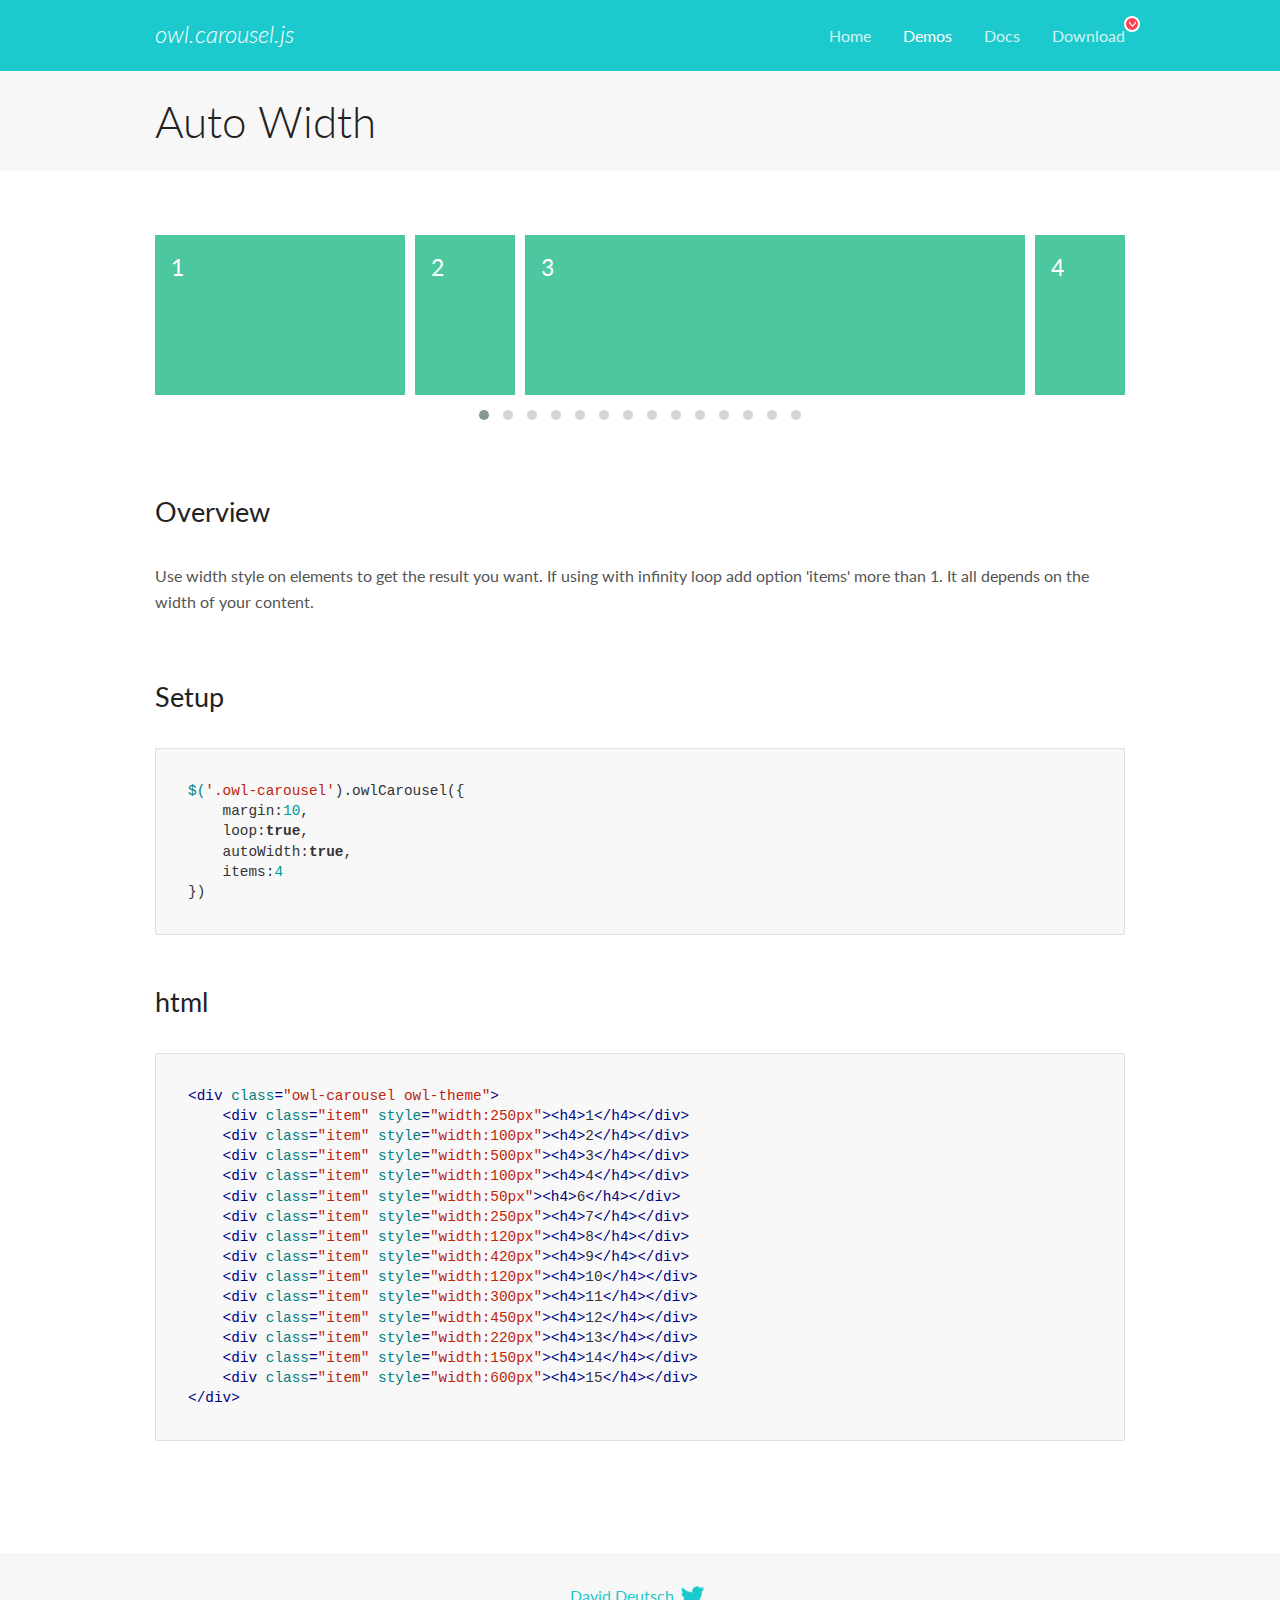
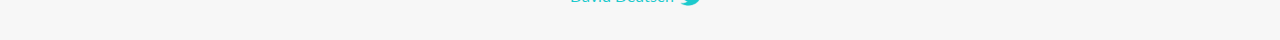
<file: books/static/assets/owlcarousel/docs/demos/autowidth.html>
<!DOCTYPE html>
<html lang="en">
  <head>

    <!-- head -->
    <meta charset="utf-8">
    <meta name="msapplication-tap-highlight" content="no" />
    <meta name="viewport" content="width=device-width, initial-scale=1.0" />
    <meta name="description" content="Auto Width">
    <meta name="author" content="David Deutsch">
    <title>
      Auto Width Demo | Owl Carousel | 2.3.4
    </title>

    <!-- Stylesheets -->
    <link href='https://fonts.googleapis.com/css?family=Lato:300,400,700,400italic,300italic' rel='stylesheet' type='text/css'>
    <link rel="stylesheet" href="../assets/css/docs.theme.min.css">

    <!-- Owl Stylesheets -->
    <link rel="stylesheet" href="../assets/owlcarousel/assets/owl.carousel.min.css">
    <link rel="stylesheet" href="../assets/owlcarousel/assets/owl.theme.default.min.css">

    <!-- HTML5 shim and Respond.js IE8 support of HTML5 elements and media queries -->

    <!--[if lt IE 9]>
      <script src="https://oss.maxcdn.com/libs/html5shiv/3.7.0/html5shiv.js"></script>
      <script src="https://oss.maxcdn.com/libs/respond.js/1.3.0/respond.min.js"></script>
    <![endif]-->

    <!-- Favicons -->
    <link rel="apple-touch-icon-precomposed" sizes="144x144" href="../assets/ico/apple-touch-icon-144-precomposed.png">
    <link rel="shortcut icon" href="../assets/ico/favicon.png">
    <link rel="shortcut icon" href="favicon.ico">

    <!-- Yeah i know js should not be in header. Its required for demos.-->

    <!-- javascript -->
    <script src="../assets/vendors/jquery.min.js"></script>
    <script src="../assets/owlcarousel/owl.carousel.js"></script>
  </head>
  <body>

    <!-- header -->
    <header class="header">
      <div class="row">
        <div class="large-12 columns">
          <div class="brand left">
            <h3>
              <a href="/OwlCarousel2/">owl.carousel.js</a> 
            </h3>
          </div>
          <a id="toggle-nav" class="right">
            <span></span> <span></span> <span></span> 
          </a> 
          <div class="nav-bar">
            <ul class="clearfix">
              <li> <a href="/OwlCarousel2/index.html">Home</a>  </li>
              <li class="active">
                <a href="/OwlCarousel2/demos/demos.html">Demos</a> 
              </li>
              <li> <a href="/OwlCarousel2/docs/started-welcome.html">Docs</a>  </li>
              <li>
                <a href="https://github.com/OwlCarousel2/OwlCarousel2/archive/2.3.4.zip">Download</a> 
                <span class="download"></span> 
              </li>
            </ul>
          </div>
        </div>
      </div>
    </header>

    <!-- title -->
    <section class="title">
      <div class="row">
        <div class="large-12 columns">
          <h1>Auto Width</h1>
        </div>
      </div>
    </section>

    <!--  Demos -->
    <section id="demos">
      <div class="row">
        <div class="large-12 columns">
          <div class="owl-carousel owl-theme">
            <div class="item" style="width:250px">
              <h4>1</h4>
            </div>
            <div class="item" style="width:100px">
              <h4>2</h4>
            </div>
            <div class="item" style="width:500px">
              <h4>3</h4>
            </div>
            <div class="item" style="width:100px">
              <h4>4</h4>
            </div>
            <div class="item" style="width:50px">
              <h4>6</h4>
            </div>
            <div class="item" style="width:250px">
              <h4>7</h4>
            </div>
            <div class="item" style="width:120px">
              <h4>8</h4>
            </div>
            <div class="item" style="width:420px">
              <h4>9</h4>
            </div>
            <div class="item" style="width:120px">
              <h4>10</h4>
            </div>
            <div class="item" style="width:300px">
              <h4>11</h4>
            </div>
            <div class="item" style="width:450px">
              <h4>12</h4>
            </div>
            <div class="item" style="width:220px">
              <h4>13</h4>
            </div>
            <div class="item" style="width:150px">
              <h4>14</h4>
            </div>
            <div class="item" style="width:600px">
              <h4>15</h4>
            </div>
          </div>
          <h3 id="overview">Overview</h3>
          <p>Use width style on elements to get the result you want. If using with infinity loop add option &#39;items&#39; more than 1. It all depends on the width of your content.</p>
          <h3 id="setup">Setup</h3>
          <pre><code>$(&#39;.owl-carousel&#39;).owlCarousel({
    margin:10,
    loop:true,
    autoWidth:true,
    items:4
})</code></pre>
          <h3 id="html">html</h3>
          <pre><code>&lt;div class=&quot;owl-carousel owl-theme&quot;&gt;
    &lt;div class=&quot;item&quot; style=&quot;width:250px&quot;&gt;&lt;h4&gt;1&lt;/h4&gt;&lt;/div&gt;
    &lt;div class=&quot;item&quot; style=&quot;width:100px&quot;&gt;&lt;h4&gt;2&lt;/h4&gt;&lt;/div&gt;
    &lt;div class=&quot;item&quot; style=&quot;width:500px&quot;&gt;&lt;h4&gt;3&lt;/h4&gt;&lt;/div&gt;
    &lt;div class=&quot;item&quot; style=&quot;width:100px&quot;&gt;&lt;h4&gt;4&lt;/h4&gt;&lt;/div&gt;
    &lt;div class=&quot;item&quot; style=&quot;width:50px&quot;&gt;&lt;h4&gt;6&lt;/h4&gt;&lt;/div&gt;
    &lt;div class=&quot;item&quot; style=&quot;width:250px&quot;&gt;&lt;h4&gt;7&lt;/h4&gt;&lt;/div&gt;
    &lt;div class=&quot;item&quot; style=&quot;width:120px&quot;&gt;&lt;h4&gt;8&lt;/h4&gt;&lt;/div&gt;
    &lt;div class=&quot;item&quot; style=&quot;width:420px&quot;&gt;&lt;h4&gt;9&lt;/h4&gt;&lt;/div&gt;
    &lt;div class=&quot;item&quot; style=&quot;width:120px&quot;&gt;&lt;h4&gt;10&lt;/h4&gt;&lt;/div&gt;
    &lt;div class=&quot;item&quot; style=&quot;width:300px&quot;&gt;&lt;h4&gt;11&lt;/h4&gt;&lt;/div&gt;
    &lt;div class=&quot;item&quot; style=&quot;width:450px&quot;&gt;&lt;h4&gt;12&lt;/h4&gt;&lt;/div&gt;
    &lt;div class=&quot;item&quot; style=&quot;width:220px&quot;&gt;&lt;h4&gt;13&lt;/h4&gt;&lt;/div&gt;
    &lt;div class=&quot;item&quot; style=&quot;width:150px&quot;&gt;&lt;h4&gt;14&lt;/h4&gt;&lt;/div&gt;
    &lt;div class=&quot;item&quot; style=&quot;width:600px&quot;&gt;&lt;h4&gt;15&lt;/h4&gt;&lt;/div&gt;
&lt;/div&gt;</code></pre>
          <script>
            $(document).ready(function() {
              $('.owl-carousel').owlCarousel({
                margin: 10,
                loop: true,
                autoWidth: true,
                items: 4
              })
            })
          </script>
        </div>
      </div>
    </section>

    <!-- footer -->
    <footer class="footer">
      <div class="row">
        <div class="large-12 columns">
          <h5>
            <a href="/OwlCarousel2/docs/support-contact.html">David Deutsch</a> 
            <a id="custom-tweet-button" href="https://twitter.com/share?url=https://github.com/OwlCarousel2/OwlCarousel2&text=Owl Carousel - This is so awesome! " target="_blank"></a> 
          </h5>
        </div>
      </div>
    </footer>

    <!-- vendors -->
    <script src="../assets/vendors/highlight.js"></script>
    <script src="../assets/js/app.js"></script>
  </body>
</html>
</file>
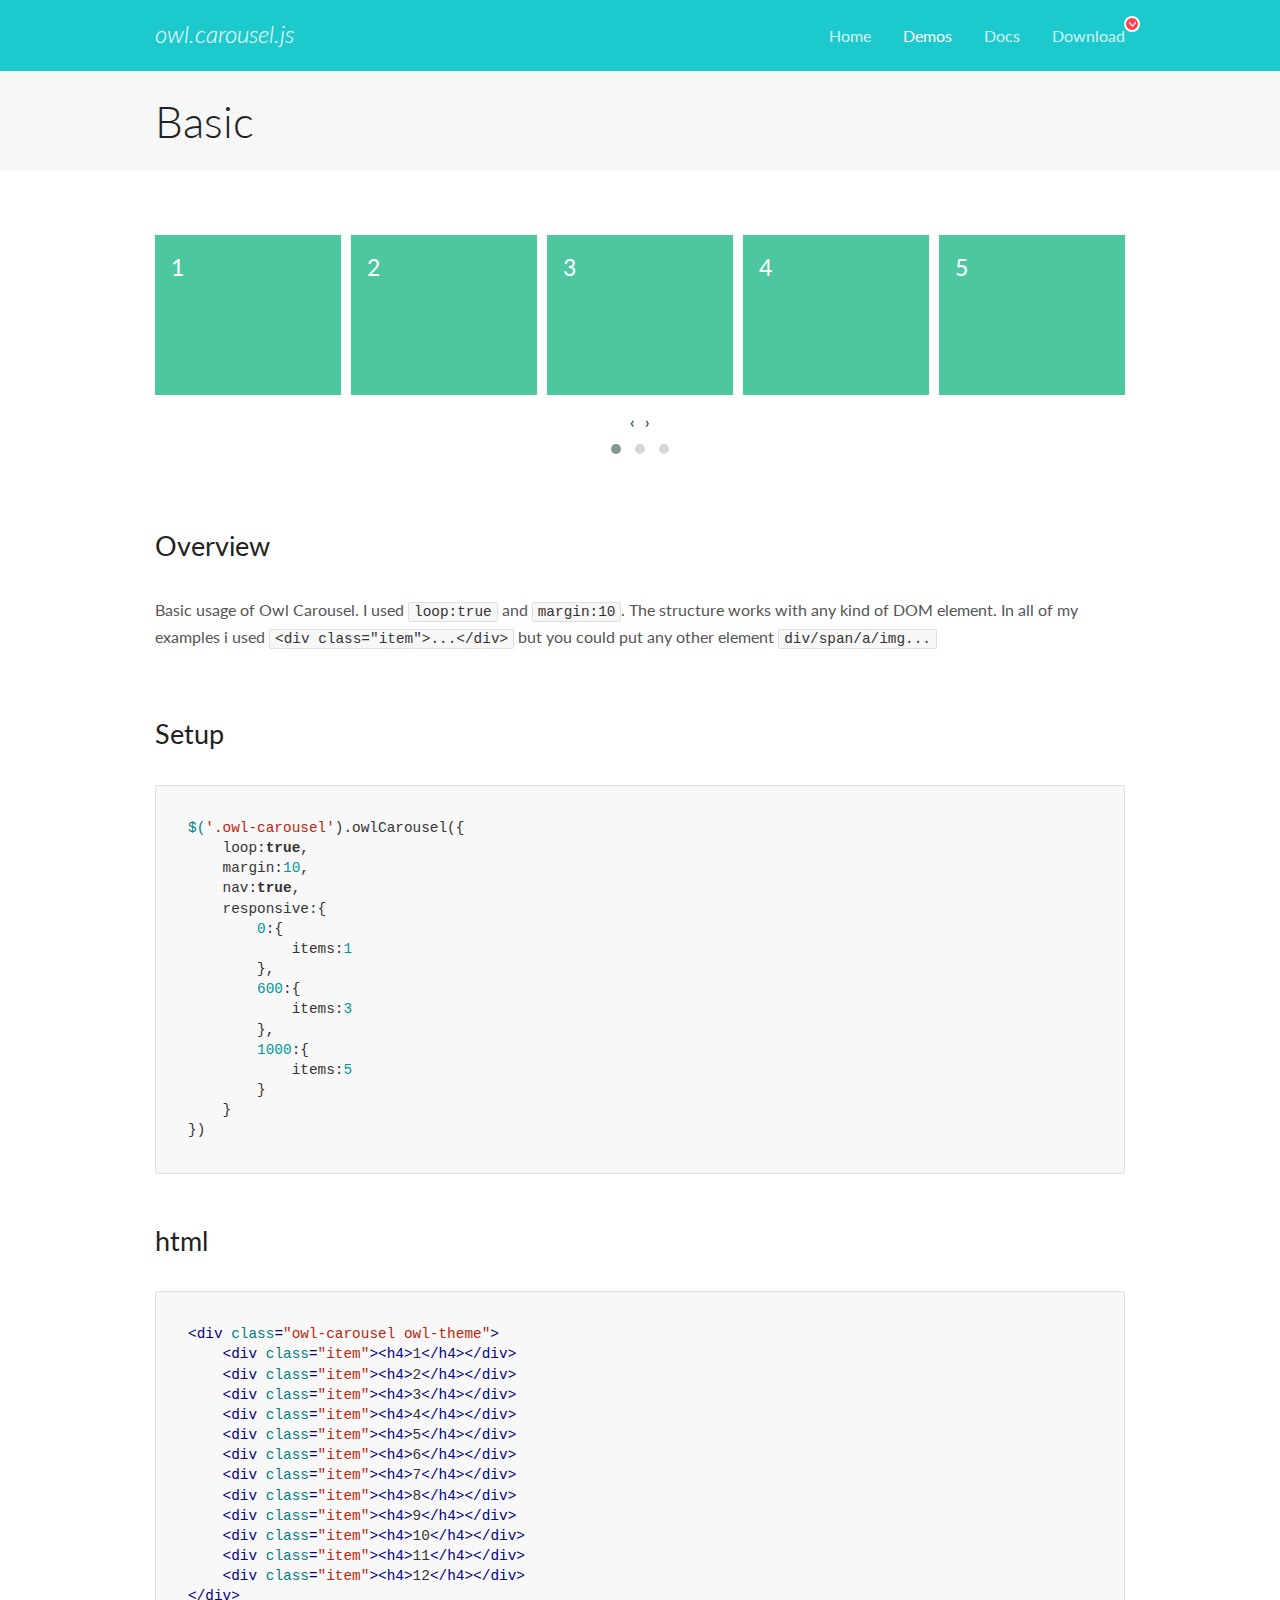
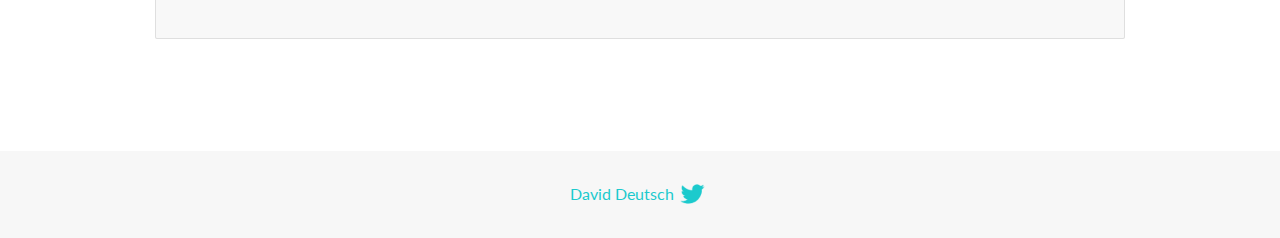
<file: books/static/assets/owlcarousel/docs/demos/basic.html>
<!DOCTYPE html>
<html lang="en">
  <head>

    <!-- head -->
    <meta charset="utf-8">
    <meta name="msapplication-tap-highlight" content="no" />
    <meta name="viewport" content="width=device-width, initial-scale=1.0" />
    <meta name="description" content="Basic usage demo">
    <meta name="author" content="David Deutsch">
    <title>
      Basic Demo | Owl Carousel | 2.3.4
    </title>

    <!-- Stylesheets -->
    <link href='https://fonts.googleapis.com/css?family=Lato:300,400,700,400italic,300italic' rel='stylesheet' type='text/css'>
    <link rel="stylesheet" href="../assets/css/docs.theme.min.css">

    <!-- Owl Stylesheets -->
    <link rel="stylesheet" href="../assets/owlcarousel/assets/owl.carousel.min.css">
    <link rel="stylesheet" href="../assets/owlcarousel/assets/owl.theme.default.min.css">

    <!-- HTML5 shim and Respond.js IE8 support of HTML5 elements and media queries -->

    <!--[if lt IE 9]>
      <script src="https://oss.maxcdn.com/libs/html5shiv/3.7.0/html5shiv.js"></script>
      <script src="https://oss.maxcdn.com/libs/respond.js/1.3.0/respond.min.js"></script>
    <![endif]-->

    <!-- Favicons -->
    <link rel="apple-touch-icon-precomposed" sizes="144x144" href="../assets/ico/apple-touch-icon-144-precomposed.png">
    <link rel="shortcut icon" href="../assets/ico/favicon.png">
    <link rel="shortcut icon" href="favicon.ico">

    <!-- Yeah i know js should not be in header. Its required for demos.-->

    <!-- javascript -->
    <script src="../assets/vendors/jquery.min.js"></script>
    <script src="../assets/owlcarousel/owl.carousel.js"></script>
  </head>
  <body>

    <!-- header -->
    <header class="header">
      <div class="row">
        <div class="large-12 columns">
          <div class="brand left">
            <h3>
              <a href="/OwlCarousel2/">owl.carousel.js</a> 
            </h3>
          </div>
          <a id="toggle-nav" class="right">
            <span></span> <span></span> <span></span> 
          </a> 
          <div class="nav-bar">
            <ul class="clearfix">
              <li> <a href="/OwlCarousel2/index.html">Home</a>  </li>
              <li class="active">
                <a href="/OwlCarousel2/demos/demos.html">Demos</a> 
              </li>
              <li> <a href="/OwlCarousel2/docs/started-welcome.html">Docs</a>  </li>
              <li>
                <a href="https://github.com/OwlCarousel2/OwlCarousel2/archive/2.3.4.zip">Download</a> 
                <span class="download"></span> 
              </li>
            </ul>
          </div>
        </div>
      </div>
    </header>

    <!-- title -->
    <section class="title">
      <div class="row">
        <div class="large-12 columns">
          <h1>Basic</h1>
        </div>
      </div>
    </section>

    <!--  Demos -->
    <section id="demos">
      <div class="row">
        <div class="large-12 columns">
          <div class="owl-carousel owl-theme">
            <div class="item">
              <h4>1</h4>
            </div>
            <div class="item">
              <h4>2</h4>
            </div>
            <div class="item">
              <h4>3</h4>
            </div>
            <div class="item">
              <h4>4</h4>
            </div>
            <div class="item">
              <h4>5</h4>
            </div>
            <div class="item">
              <h4>6</h4>
            </div>
            <div class="item">
              <h4>7</h4>
            </div>
            <div class="item">
              <h4>8</h4>
            </div>
            <div class="item">
              <h4>9</h4>
            </div>
            <div class="item">
              <h4>10</h4>
            </div>
            <div class="item">
              <h4>11</h4>
            </div>
            <div class="item">
              <h4>12</h4>
            </div>
          </div>
          <h3 id="overview">Overview</h3>
          <p>Basic usage of Owl Carousel. I used <code>loop:true</code> and <code>margin:10</code>. The structure works with any kind of DOM element. In all of my examples i used <code>&lt;div class=&quot;item&quot;&gt;...&lt;/div&gt;</code> but you could
            put any other element <code>div/span/a/img...</code></p>
          <h3 id="setup">Setup</h3>
          <pre><code>$(&#39;.owl-carousel&#39;).owlCarousel({
    loop:true,
    margin:10,
    nav:true,
    responsive:{
        0:{
            items:1
        },
        600:{
            items:3
        },
        1000:{
            items:5
        }
    }
})</code></pre>
          <h3 id="html">html</h3>
          <pre><code>&lt;div class=&quot;owl-carousel owl-theme&quot;&gt;
    &lt;div class=&quot;item&quot;&gt;&lt;h4&gt;1&lt;/h4&gt;&lt;/div&gt;
    &lt;div class=&quot;item&quot;&gt;&lt;h4&gt;2&lt;/h4&gt;&lt;/div&gt;
    &lt;div class=&quot;item&quot;&gt;&lt;h4&gt;3&lt;/h4&gt;&lt;/div&gt;
    &lt;div class=&quot;item&quot;&gt;&lt;h4&gt;4&lt;/h4&gt;&lt;/div&gt;
    &lt;div class=&quot;item&quot;&gt;&lt;h4&gt;5&lt;/h4&gt;&lt;/div&gt;
    &lt;div class=&quot;item&quot;&gt;&lt;h4&gt;6&lt;/h4&gt;&lt;/div&gt;
    &lt;div class=&quot;item&quot;&gt;&lt;h4&gt;7&lt;/h4&gt;&lt;/div&gt;
    &lt;div class=&quot;item&quot;&gt;&lt;h4&gt;8&lt;/h4&gt;&lt;/div&gt;
    &lt;div class=&quot;item&quot;&gt;&lt;h4&gt;9&lt;/h4&gt;&lt;/div&gt;
    &lt;div class=&quot;item&quot;&gt;&lt;h4&gt;10&lt;/h4&gt;&lt;/div&gt;
    &lt;div class=&quot;item&quot;&gt;&lt;h4&gt;11&lt;/h4&gt;&lt;/div&gt;
    &lt;div class=&quot;item&quot;&gt;&lt;h4&gt;12&lt;/h4&gt;&lt;/div&gt;
&lt;/div&gt;</code></pre>
          <script>
            $(document).ready(function() {
              var owl = $('.owl-carousel');
              owl.owlCarousel({
                margin: 10,
                nav: true,
                loop: true,
                responsive: {
                  0: {
                    items: 1
                  },
                  600: {
                    items: 3
                  },
                  1000: {
                    items: 5
                  }
                }
              })
            })
          </script>
        </div>
      </div>
    </section>

    <!-- footer -->
    <footer class="footer">
      <div class="row">
        <div class="large-12 columns">
          <h5>
            <a href="/OwlCarousel2/docs/support-contact.html">David Deutsch</a> 
            <a id="custom-tweet-button" href="https://twitter.com/share?url=https://github.com/OwlCarousel2/OwlCarousel2&text=Owl Carousel - This is so awesome! " target="_blank"></a> 
          </h5>
        </div>
      </div>
    </footer>

    <!-- vendors -->
    <script src="../assets/vendors/highlight.js"></script>
    <script src="../assets/js/app.js"></script>
  </body>
</html>
</file>
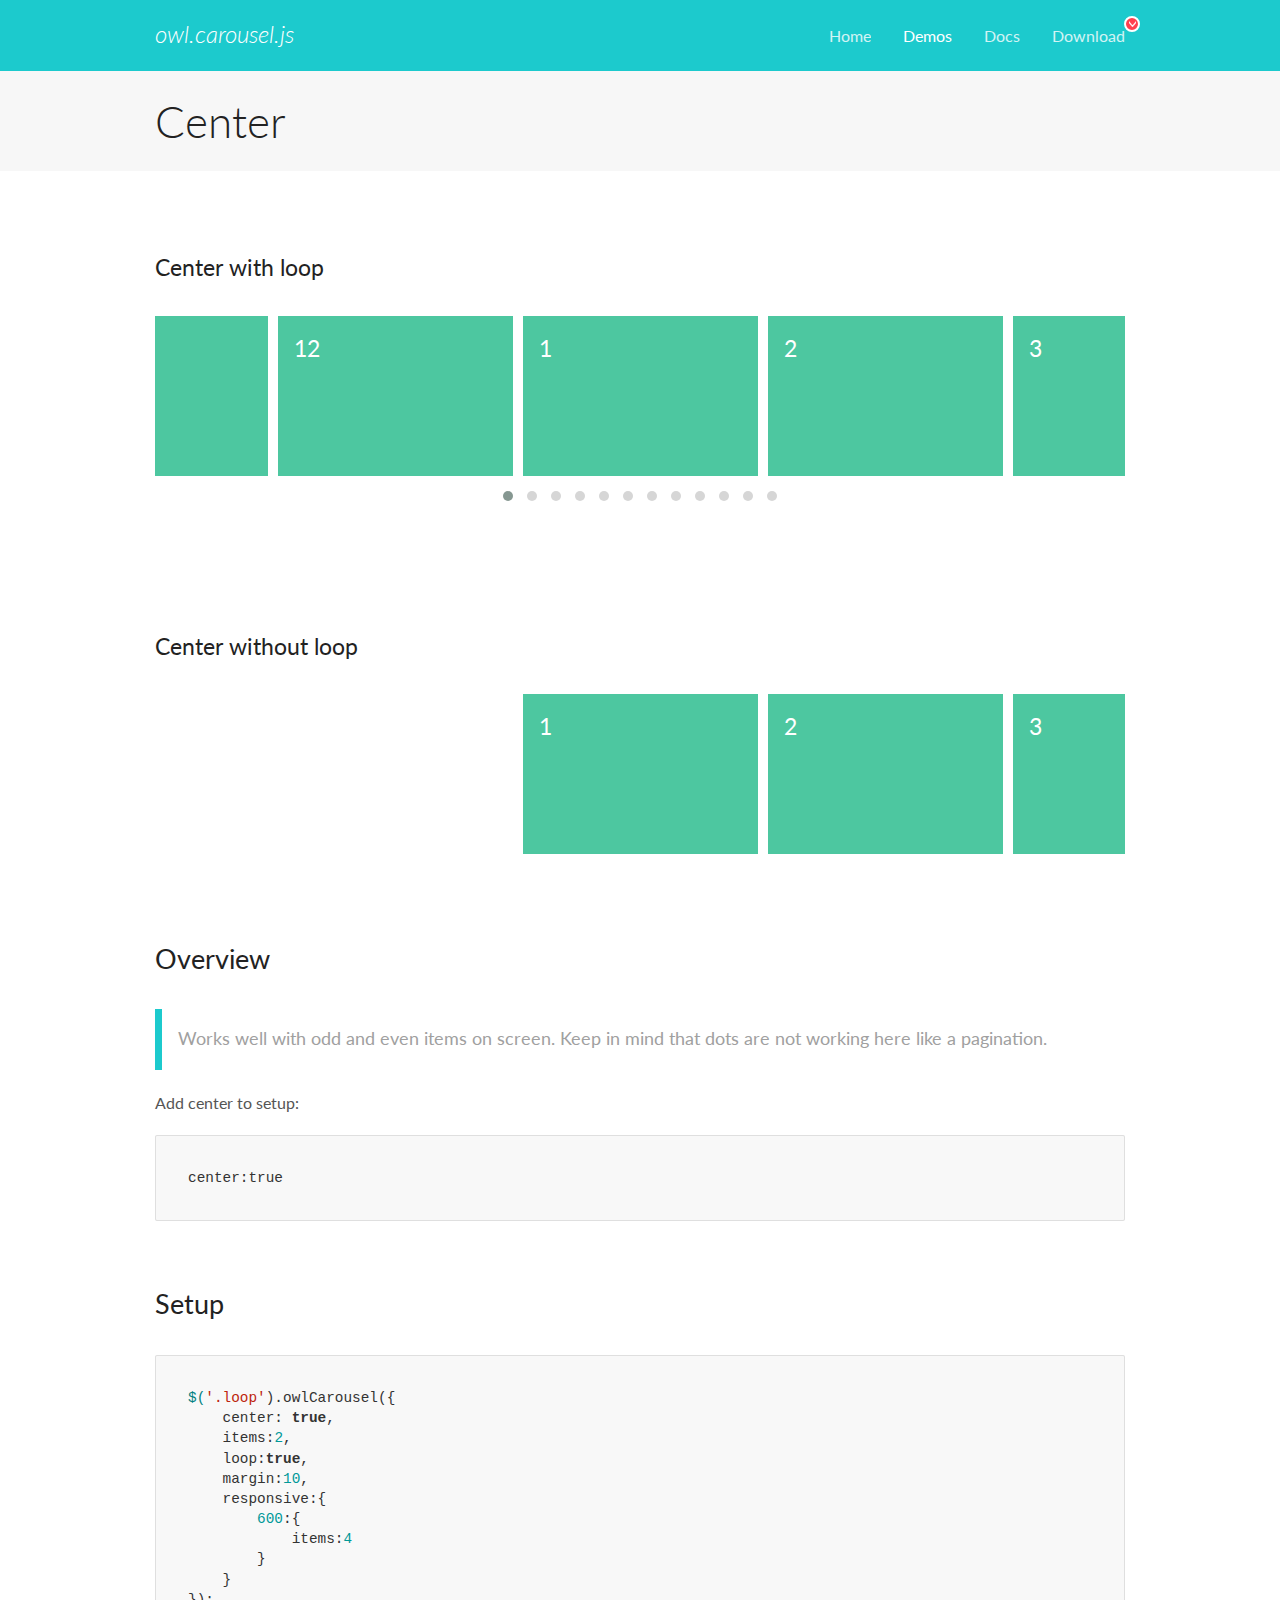
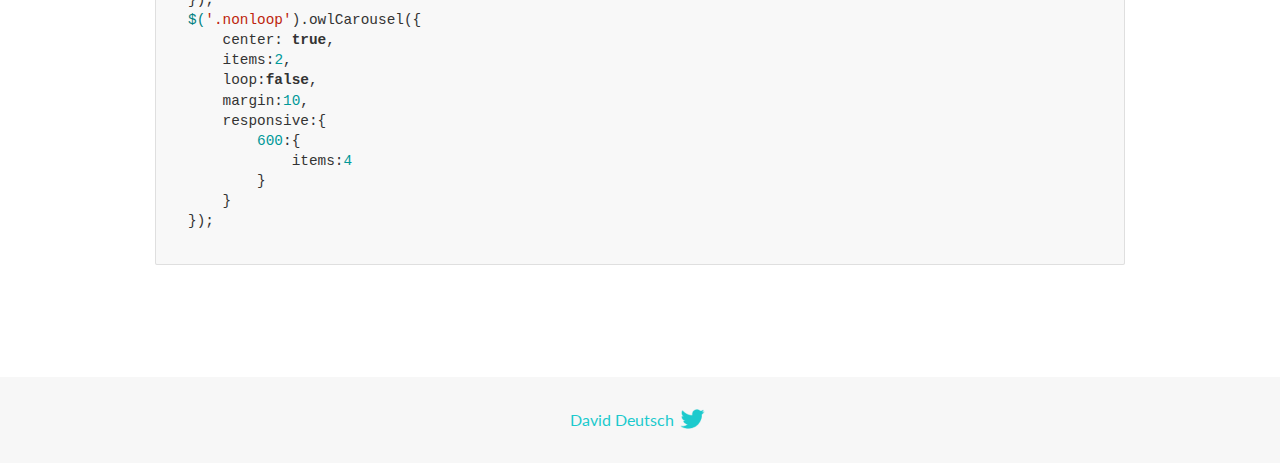
<file: books/static/assets/owlcarousel/docs/demos/center.html>
<!DOCTYPE html>
<html lang="en">
  <head>

    <!-- head -->
    <meta charset="utf-8">
    <meta name="msapplication-tap-highlight" content="no" />
    <meta name="viewport" content="width=device-width, initial-scale=1.0" />
    <meta name="description" content="Center carousel">
    <meta name="author" content="David Deutsch">
    <title>
      Center Demo | Owl Carousel | 2.3.4
    </title>

    <!-- Stylesheets -->
    <link href='https://fonts.googleapis.com/css?family=Lato:300,400,700,400italic,300italic' rel='stylesheet' type='text/css'>
    <link rel="stylesheet" href="../assets/css/docs.theme.min.css">

    <!-- Owl Stylesheets -->
    <link rel="stylesheet" href="../assets/owlcarousel/assets/owl.carousel.min.css">
    <link rel="stylesheet" href="../assets/owlcarousel/assets/owl.theme.default.min.css">

    <!-- HTML5 shim and Respond.js IE8 support of HTML5 elements and media queries -->

    <!--[if lt IE 9]>
      <script src="https://oss.maxcdn.com/libs/html5shiv/3.7.0/html5shiv.js"></script>
      <script src="https://oss.maxcdn.com/libs/respond.js/1.3.0/respond.min.js"></script>
    <![endif]-->

    <!-- Favicons -->
    <link rel="apple-touch-icon-precomposed" sizes="144x144" href="../assets/ico/apple-touch-icon-144-precomposed.png">
    <link rel="shortcut icon" href="../assets/ico/favicon.png">
    <link rel="shortcut icon" href="favicon.ico">

    <!-- Yeah i know js should not be in header. Its required for demos.-->

    <!-- javascript -->
    <script src="../assets/vendors/jquery.min.js"></script>
    <script src="../assets/owlcarousel/owl.carousel.js"></script>
  </head>
  <body>

    <!-- header -->
    <header class="header">
      <div class="row">
        <div class="large-12 columns">
          <div class="brand left">
            <h3>
              <a href="/OwlCarousel2/">owl.carousel.js</a> 
            </h3>
          </div>
          <a id="toggle-nav" class="right">
            <span></span> <span></span> <span></span> 
          </a> 
          <div class="nav-bar">
            <ul class="clearfix">
              <li> <a href="/OwlCarousel2/index.html">Home</a>  </li>
              <li class="active">
                <a href="/OwlCarousel2/demos/demos.html">Demos</a> 
              </li>
              <li> <a href="/OwlCarousel2/docs/started-welcome.html">Docs</a>  </li>
              <li>
                <a href="https://github.com/OwlCarousel2/OwlCarousel2/archive/2.3.4.zip">Download</a> 
                <span class="download"></span> 
              </li>
            </ul>
          </div>
        </div>
      </div>
    </header>

    <!-- title -->
    <section class="title">
      <div class="row">
        <div class="large-12 columns">
          <h1>Center</h1>
        </div>
      </div>
    </section>

    <!--  Demos -->
    <section id="demos">
      <div class="row">
        <div class="large-12 columns">
          <h4 id="center-with-loop">Center with loop</h4>
          <div class="loop owl-carousel owl-theme">
            <div class="item">
              <h4>1</h4>
            </div>
            <div class="item">
              <h4>2</h4>
            </div>
            <div class="item">
              <h4>3</h4>
            </div>
            <div class="item">
              <h4>4</h4>
            </div>
            <div class="item">
              <h4>5</h4>
            </div>
            <div class="item">
              <h4>6</h4>
            </div>
            <div class="item">
              <h4>7</h4>
            </div>
            <div class="item">
              <h4>8</h4>
            </div>
            <div class="item">
              <h4>9</h4>
            </div>
            <div class="item">
              <h4>10</h4>
            </div>
            <div class="item">
              <h4>11</h4>
            </div>
            <div class="item">
              <h4>12</h4>
            </div>
          </div>
          <br>
          <h4 id="center-without-loop">Center without loop</h4>
          <div class="nonloop owl-carousel">
            <div class="item">
              <h4>1</h4>
            </div>
            <div class="item">
              <h4>2</h4>
            </div>
            <div class="item">
              <h4>3</h4>
            </div>
            <div class="item">
              <h4>4</h4>
            </div>
            <div class="item">
              <h4>5</h4>
            </div>
            <div class="item">
              <h4>6</h4>
            </div>
            <div class="item">
              <h4>7</h4>
            </div>
            <div class="item">
              <h4>8</h4>
            </div>
            <div class="item">
              <h4>9</h4>
            </div>
            <div class="item">
              <h4>10</h4>
            </div>
            <div class="item">
              <h4>11</h4>
            </div>
            <div class="item">
              <h4>12</h4>
            </div>
          </div>
          <h3 id="overview">Overview</h3>
          <blockquote>
            <p>Works well with odd and even items on screen. Keep in mind that dots are not working here like a pagination.</p>
          </blockquote>
          <p>Add center to setup:</p>
          <pre><code>center:true</code></pre>
          <h3 id="setup">Setup</h3>
          <pre><code>$(&#39;.loop&#39;).owlCarousel({
    center: true,
    items:2,
    loop:true,
    margin:10,
    responsive:{
        600:{
            items:4
        }
    }
});
$(&#39;.nonloop&#39;).owlCarousel({
    center: true,
    items:2,
    loop:false,
    margin:10,
    responsive:{
        600:{
            items:4
        }
    }
});</code></pre>
          <script>
            jQuery(document).ready(function($) {
              $('.loop').owlCarousel({
                center: true,
                items: 2,
                loop: true,
                margin: 10,
                responsive: {
                  600: {
                    items: 4
                  }
                }
              });
              $('.nonloop').owlCarousel({
                center: true,
                items: 2,
                loop: false,
                margin: 10,
                responsive: {
                  600: {
                    items: 4
                  }
                }
              });
            });
          </script>
        </div>
      </div>
    </section>

    <!-- footer -->
    <footer class="footer">
      <div class="row">
        <div class="large-12 columns">
          <h5>
            <a href="/OwlCarousel2/docs/support-contact.html">David Deutsch</a> 
            <a id="custom-tweet-button" href="https://twitter.com/share?url=https://github.com/OwlCarousel2/OwlCarousel2&text=Owl Carousel - This is so awesome! " target="_blank"></a> 
          </h5>
        </div>
      </div>
    </footer>

    <!-- vendors -->
    <script src="../assets/vendors/highlight.js"></script>
    <script src="../assets/js/app.js"></script>
  </body>
</html>
</file>
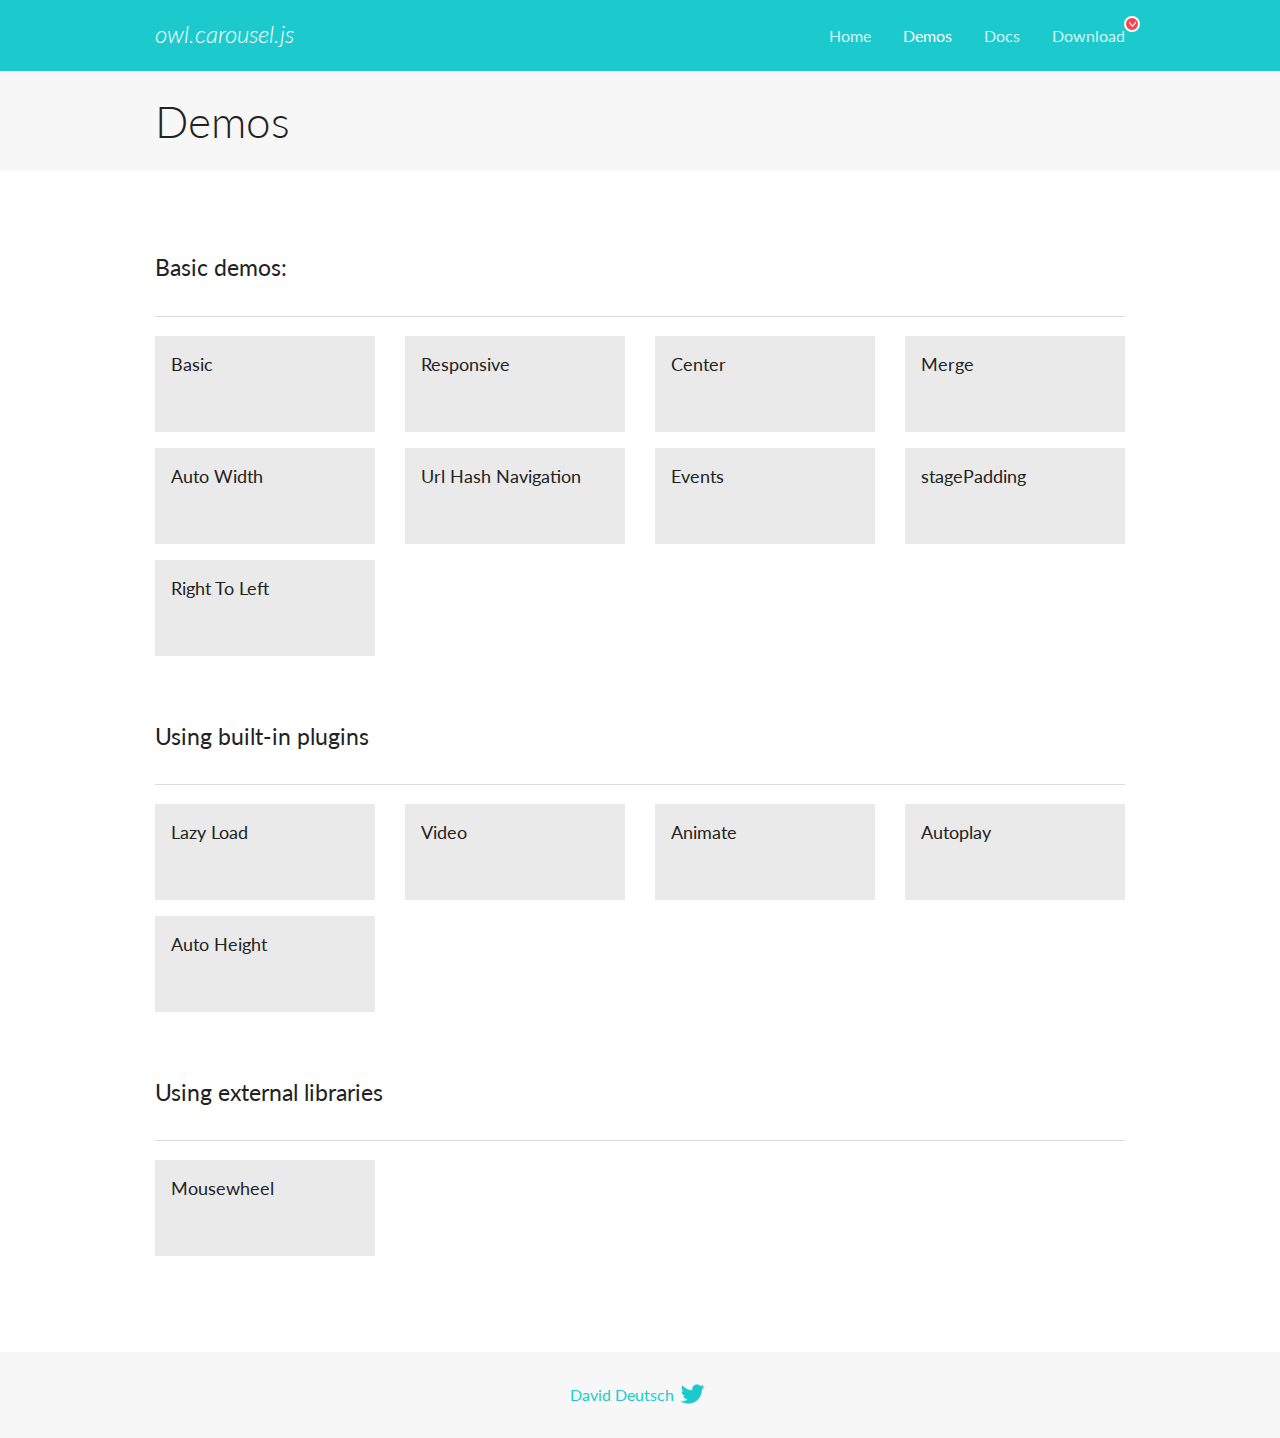
<file: books/static/assets/owlcarousel/docs/demos/demos.html>
<!DOCTYPE html>
<html lang="en">
  <head>

    <!-- head -->
    <meta charset="utf-8">
    <meta name="msapplication-tap-highlight" content="no" />
    <meta name="viewport" content="width=device-width, initial-scale=1.0" />
    <meta name="description" content="A list of Owl Carousel examples.">
    <meta name="author" content="David Deutsch">
    <title>
      Demos | Owl Carousel | 2.3.4
    </title>

    <!-- Stylesheets -->
    <link href='https://fonts.googleapis.com/css?family=Lato:300,400,700,400italic,300italic' rel='stylesheet' type='text/css'>
    <link rel="stylesheet" href="../assets/css/docs.theme.min.css">

    <!-- Owl Stylesheets -->
    <link rel="stylesheet" href="../assets/owlcarousel/assets/owl.carousel.min.css">
    <link rel="stylesheet" href="../assets/owlcarousel/assets/owl.theme.default.min.css">

    <!-- HTML5 shim and Respond.js IE8 support of HTML5 elements and media queries -->

    <!--[if lt IE 9]>
      <script src="https://oss.maxcdn.com/libs/html5shiv/3.7.0/html5shiv.js"></script>
      <script src="https://oss.maxcdn.com/libs/respond.js/1.3.0/respond.min.js"></script>
    <![endif]-->

    <!-- Favicons -->
    <link rel="apple-touch-icon-precomposed" sizes="144x144" href="../assets/ico/apple-touch-icon-144-precomposed.png">
    <link rel="shortcut icon" href="../assets/ico/favicon.png">
    <link rel="shortcut icon" href="favicon.ico">

    <!-- Yeah i know js should not be in header. Its required for demos.-->

    <!-- javascript -->
    <script src="../assets/vendors/jquery.min.js"></script>
    <script src="../assets/owlcarousel/owl.carousel.js"></script>
  </head>
  <body>

    <!-- header -->
    <header class="header">
      <div class="row">
        <div class="large-12 columns">
          <div class="brand left">
            <h3>
              <a href="/OwlCarousel2/">owl.carousel.js</a> 
            </h3>
          </div>
          <a id="toggle-nav" class="right">
            <span></span> <span></span> <span></span> 
          </a> 
          <div class="nav-bar">
            <ul class="clearfix">
              <li> <a href="/OwlCarousel2/index.html">Home</a>  </li>
              <li class="active">
                <a href="/OwlCarousel2/demos/demos.html">Demos</a> 
              </li>
              <li> <a href="/OwlCarousel2/docs/started-welcome.html">Docs</a>  </li>
              <li>
                <a href="https://github.com/OwlCarousel2/OwlCarousel2/archive/2.3.4.zip">Download</a> 
                <span class="download"></span> 
              </li>
            </ul>
          </div>
        </div>
      </div>
    </header>

    <!-- title -->
    <section class="title">
      <div class="row">
        <div class="large-12 columns">
          <h1>Demos</h1>
        </div>
      </div>
    </section>

    <!--  Demos -->
    <section id="demos">
      <div class="row">
        <div class="large-12 columns">
          <h4 id="basic-demos-">Basic demos:</h4>
          <hr>
          <div class="demo-list">
            <div class="row">
              <div class="small-6 medium-4 large-3 columns">
                <a href="basic.html" class="demo-block">
                  <h5>Basic </h5>
                </a> 
              </div>
              <div class="small-6 medium-4 large-3 columns">
                <a href="responsive.html" class="demo-block">
                  <h5>Responsive </h5>
                </a> 
              </div>
              <div class="small-6 medium-4 large-3 columns">
                <a href="center.html" class="demo-block">
                  <h5>Center </h5>
                </a> 
              </div>
              <div class="small-6 medium-4 large-3 columns">
                <a href="merge.html" class="demo-block">
                  <h5>Merge </h5>
                </a> 
              </div>
              <div class="small-6 medium-4 large-3 columns">
                <a href="autowidth.html" class="demo-block">
                  <h5>Auto Width </h5>
                </a> 
              </div>
              <div class="small-6 medium-4 large-3 columns">
                <a href="urlhashnav.html" class="demo-block">
                  <h5>Url Hash Navigation </h5>
                </a> 
              </div>
              <div class="small-6 medium-4 large-3 columns">
                <a href="events.html" class="demo-block">
                  <h5>Events </h5>
                </a> 
              </div>
              <div class="small-6 medium-4 large-3 columns">
                <a href="stagepadding.html" class="demo-block">
                  <h5>stagePadding </h5>
                </a> 
              </div>
              <div class="small-6 medium-4 large-3 columns">
                <a href="rtl.html" class="demo-block">
                  <h5>Right To Left </h5>
                </a> 
              </div>
            </div>
          </div>
          <h4 id="using-built-in-plugins">Using built-in plugins</h4>
          <hr>
          <div class="demo-list">
            <div class="row">
              <div class="small-6 medium-4 large-3 columns">
                <a href="lazyLoad.html" class="demo-block">
                  <h5>Lazy Load </h5>
                </a> 
              </div>
              <div class="small-6 medium-4 large-3 columns">
                <a href="video.html" class="demo-block">
                  <h5>Video </h5>
                </a> 
              </div>
              <div class="small-6 medium-4 large-3 columns">
                <a href="animate.html" class="demo-block">
                  <h5>Animate </h5>
                </a> 
              </div>
              <div class="small-6 medium-4 large-3 columns">
                <a href="autoplay.html" class="demo-block">
                  <h5>Autoplay </h5>
                </a> 
              </div>
              <div class="small-6 medium-4 large-3 columns">
                <a href="autoheight.html" class="demo-block">
                  <h5>Auto Height </h5>
                </a> 
              </div>
            </div>
          </div>
          <h4 id="using-external-libraries">Using external libraries</h4>
          <hr>
          <div class="demo-list">
            <div class="row">
              <div class="small-6 medium-4 large-3 columns">
                <a href="mousewheel.html" class="demo-block">
                  <h5>Mousewheel </h5>
                </a> 
              </div>
            </div>
          </div>
        </div>
      </div>
    </section>

    <!-- footer -->
    <footer class="footer">
      <div class="row">
        <div class="large-12 columns">
          <h5>
            <a href="/OwlCarousel2/docs/support-contact.html">David Deutsch</a> 
            <a id="custom-tweet-button" href="https://twitter.com/share?url=https://github.com/OwlCarousel2/OwlCarousel2&text=Owl Carousel - This is so awesome! " target="_blank"></a> 
          </h5>
        </div>
      </div>
    </footer>

    <!-- vendors -->
    <script src="../assets/vendors/highlight.js"></script>
    <script src="../assets/js/app.js"></script>
  </body>
</html>
</file>
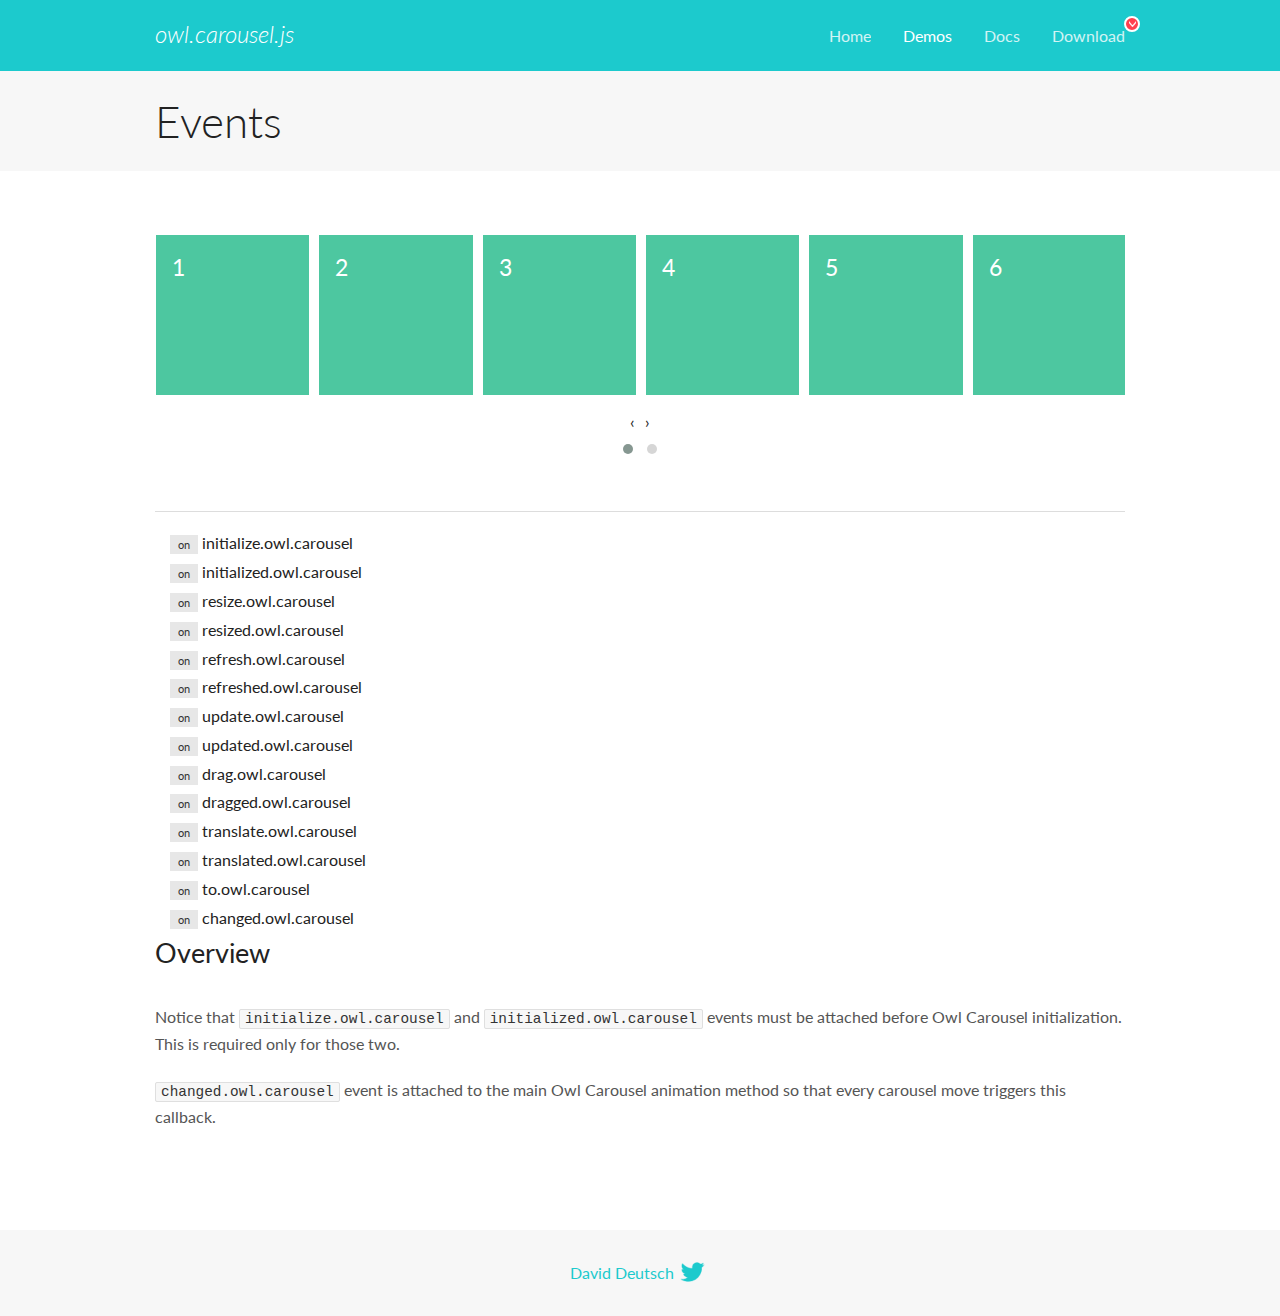
<file: books/static/assets/owlcarousel/docs/demos/events.html>
<!DOCTYPE html>
<html lang="en">
  <head>

    <!-- head -->
    <meta charset="utf-8">
    <meta name="msapplication-tap-highlight" content="no" />
    <meta name="viewport" content="width=device-width, initial-scale=1.0" />
    <meta name="description" content="Events usage demo">
    <meta name="author" content="David Deutsch">
    <title>
      Events Demo | Owl Carousel | 2.3.4
    </title>

    <!-- Stylesheets -->
    <link href='https://fonts.googleapis.com/css?family=Lato:300,400,700,400italic,300italic' rel='stylesheet' type='text/css'>
    <link rel="stylesheet" href="../assets/css/docs.theme.min.css">

    <!-- Owl Stylesheets -->
    <link rel="stylesheet" href="../assets/owlcarousel/assets/owl.carousel.min.css">
    <link rel="stylesheet" href="../assets/owlcarousel/assets/owl.theme.default.min.css">

    <!-- HTML5 shim and Respond.js IE8 support of HTML5 elements and media queries -->

    <!--[if lt IE 9]>
      <script src="https://oss.maxcdn.com/libs/html5shiv/3.7.0/html5shiv.js"></script>
      <script src="https://oss.maxcdn.com/libs/respond.js/1.3.0/respond.min.js"></script>
    <![endif]-->

    <!-- Favicons -->
    <link rel="apple-touch-icon-precomposed" sizes="144x144" href="../assets/ico/apple-touch-icon-144-precomposed.png">
    <link rel="shortcut icon" href="../assets/ico/favicon.png">
    <link rel="shortcut icon" href="favicon.ico">

    <!-- Yeah i know js should not be in header. Its required for demos.-->

    <!-- javascript -->
    <script src="../assets/vendors/jquery.min.js"></script>
    <script src="../assets/owlcarousel/owl.carousel.js"></script>
  </head>
  <body>

    <!-- header -->
    <header class="header">
      <div class="row">
        <div class="large-12 columns">
          <div class="brand left">
            <h3>
              <a href="/OwlCarousel2/">owl.carousel.js</a> 
            </h3>
          </div>
          <a id="toggle-nav" class="right">
            <span></span> <span></span> <span></span> 
          </a> 
          <div class="nav-bar">
            <ul class="clearfix">
              <li> <a href="/OwlCarousel2/index.html">Home</a>  </li>
              <li class="active">
                <a href="/OwlCarousel2/demos/demos.html">Demos</a> 
              </li>
              <li> <a href="/OwlCarousel2/docs/started-welcome.html">Docs</a>  </li>
              <li>
                <a href="https://github.com/OwlCarousel2/OwlCarousel2/archive/2.3.4.zip">Download</a> 
                <span class="download"></span> 
              </li>
            </ul>
          </div>
        </div>
      </div>
    </header>

    <!-- title -->
    <section class="title">
      <div class="row">
        <div class="large-12 columns">
          <h1>Events</h1>
        </div>
      </div>
    </section>

    <!--  Demos -->
    <section id="demos">
      <div class="row">
        <div class="large-12 columns">
          <div class="owl-carousel owl-theme">
            <div class="item">
              <h4>1</h4>
            </div>
            <div class="item">
              <h4>2</h4>
            </div>
            <div class="item">
              <h4>3</h4>
            </div>
            <div class="item">
              <h4>4</h4>
            </div>
            <div class="item">
              <h4>5</h4>
            </div>
            <div class="item">
              <h4>6</h4>
            </div>
            <div class="item">
              <h4>7</h4>
            </div>
            <div class="item">
              <h4>8</h4>
            </div>
            <div class="item">
              <h4>9</h4>
            </div>
            <div class="item">
              <h4>10</h4>
            </div>
            <div class="item">
              <h4>11</h4>
            </div>
            <div class="item">
              <h4>12</h4>
            </div>
          </div>
          <hr>
          <div class="large-12 columns callbacks">
            <div><span class="label secondary initialize">on</span>  initialize.owl.carousel </div>
            <div><span class="label secondary initialized">on</span>  initialized.owl.carousel </div>
            <div><span class="label secondary resize">on</span>  resize.owl.carousel </div>
            <div><span class="label secondary resized">on</span>  resized.owl.carousel </div>
            <div><span class="label secondary refresh">on</span>  refresh.owl.carousel </div>
            <div><span class="label secondary refreshed">on</span>  refreshed.owl.carousel </div>
            <div><span class="label secondary update">on</span>  update.owl.carousel </div>
            <div><span class="label secondary updated">on</span>  updated.owl.carousel </div>
            <div><span class="label secondary drag">on</span>  drag.owl.carousel </div>
            <div><span class="label secondary dragged">on</span>  dragged.owl.carousel </div>
            <div><span class="label secondary translate">on</span>  translate.owl.carousel </div>
            <div><span class="label secondary translated">on</span>  translated.owl.carousel </div>
            <div><span class="label secondary to">on</span>  to.owl.carousel </div>
            <div><span class="label secondary changed">on</span>  changed.owl.carousel </div>
          </div>
          <h3 id="overview">Overview</h3>
          <p>Notice that <code>initialize.owl.carousel</code> and <code>initialized.owl.carousel</code> events must be attached before Owl Carousel initialization. This is required only for those two.</p>
          <p><code>changed.owl.carousel</code> event is attached to the main Owl Carousel animation method so that every carousel move triggers this callback.</p>
          <script>
            jQuery(document).ready(function($) {
              var owl = $('.owl-carousel');
              owl.on('initialize.owl.carousel initialized.owl.carousel ' +
                'initialize.owl.carousel initialize.owl.carousel ' +
                'resize.owl.carousel resized.owl.carousel ' +
                'refresh.owl.carousel refreshed.owl.carousel ' +
                'update.owl.carousel updated.owl.carousel ' +
                'drag.owl.carousel dragged.owl.carousel ' +
                'translate.owl.carousel translated.owl.carousel ' +
                'to.owl.carousel changed.owl.carousel',
                function(e) {
                  $('.' + e.type)
                    .removeClass('secondary')
                    .addClass('success');
                  window.setTimeout(function() {
                    $('.' + e.type)
                      .removeClass('success')
                      .addClass('secondary');
                  }, 500);
                });
              owl.owlCarousel({
                loop: true,
                nav: true,
                lazyLoad: true,
                margin: 10,
                video: true,
                responsive: {
                  0: {
                    items: 1
                  },
                  600: {
                    items: 3
                  },
                  960: {
                    items: 5,
                  },
                  1200: {
                    items: 6
                  }
                }
              });
            });
          </script>
        </div>
      </div>
    </section>

    <!-- footer -->
    <footer class="footer">
      <div class="row">
        <div class="large-12 columns">
          <h5>
            <a href="/OwlCarousel2/docs/support-contact.html">David Deutsch</a> 
            <a id="custom-tweet-button" href="https://twitter.com/share?url=https://github.com/OwlCarousel2/OwlCarousel2&text=Owl Carousel - This is so awesome! " target="_blank"></a> 
          </h5>
        </div>
      </div>
    </footer>

    <!-- vendors -->
    <script src="../assets/vendors/highlight.js"></script>
    <script src="../assets/js/app.js"></script>
  </body>
</html>
</file>
